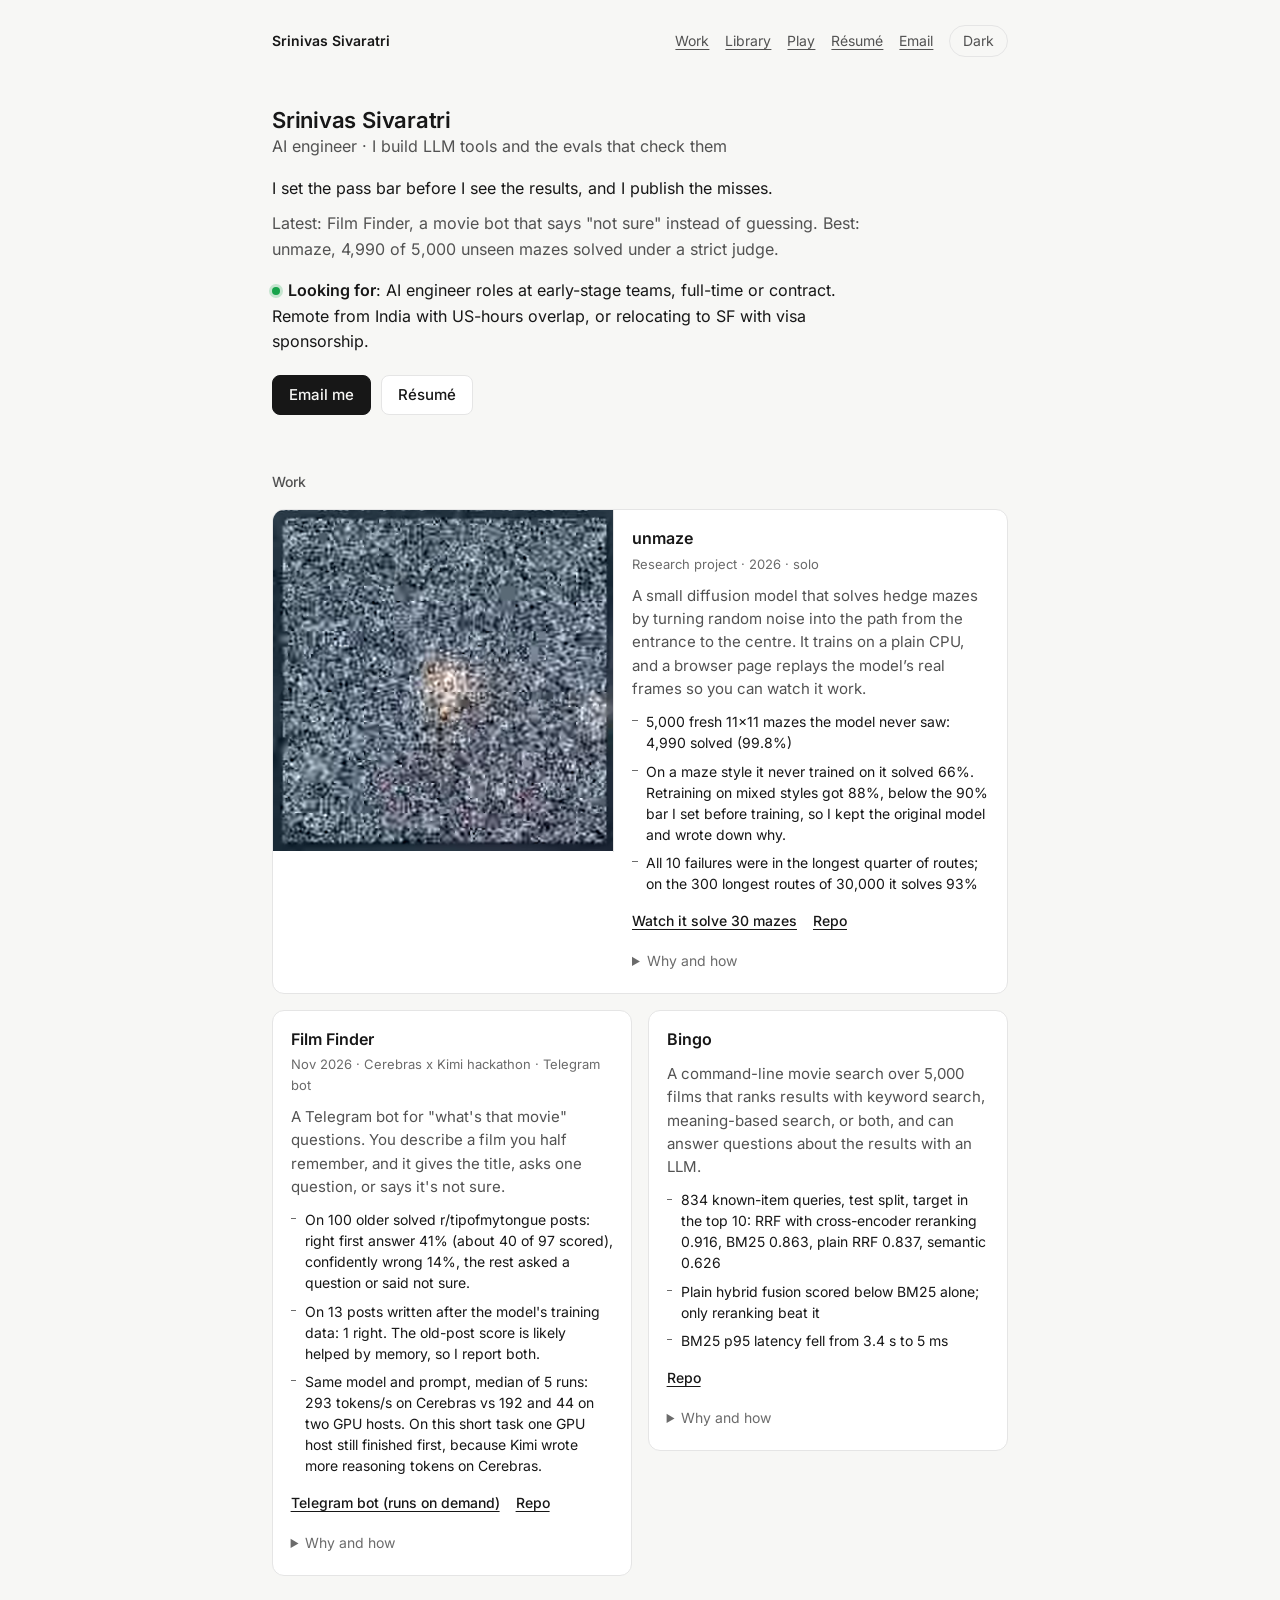
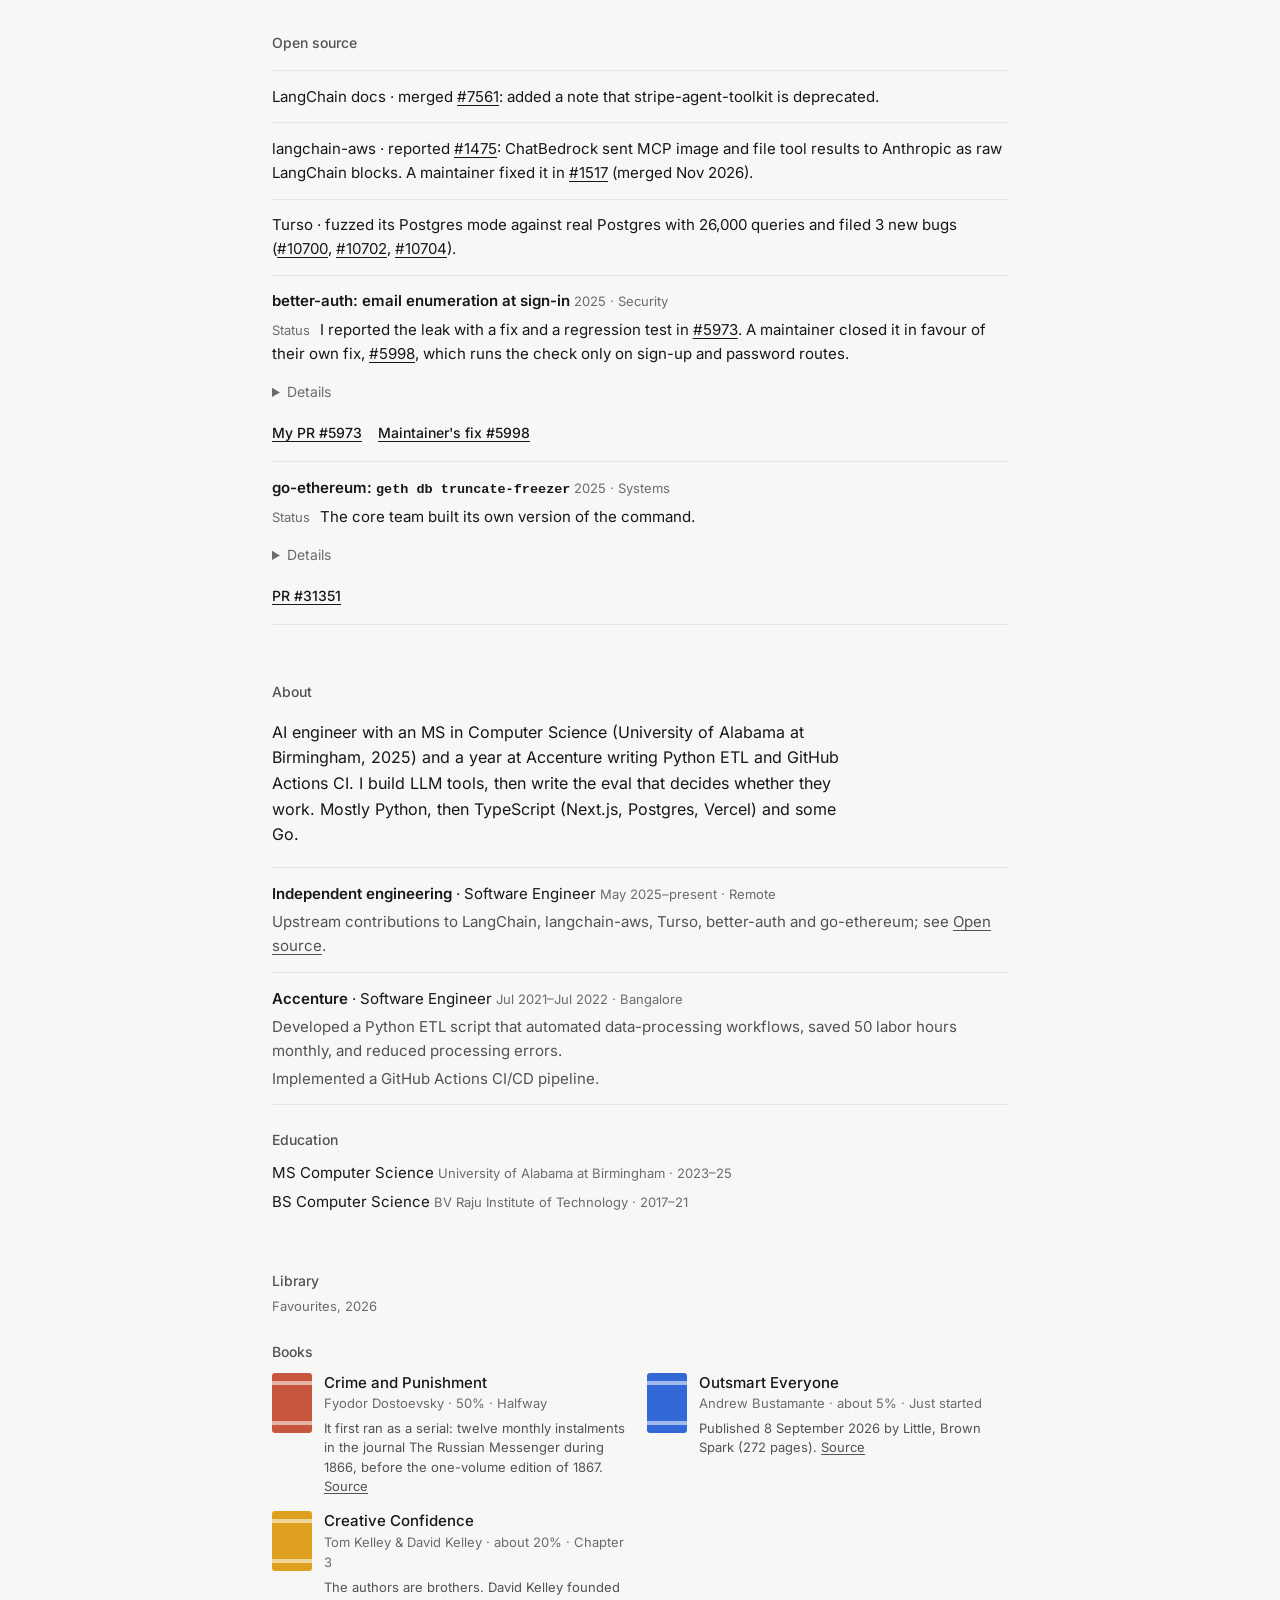
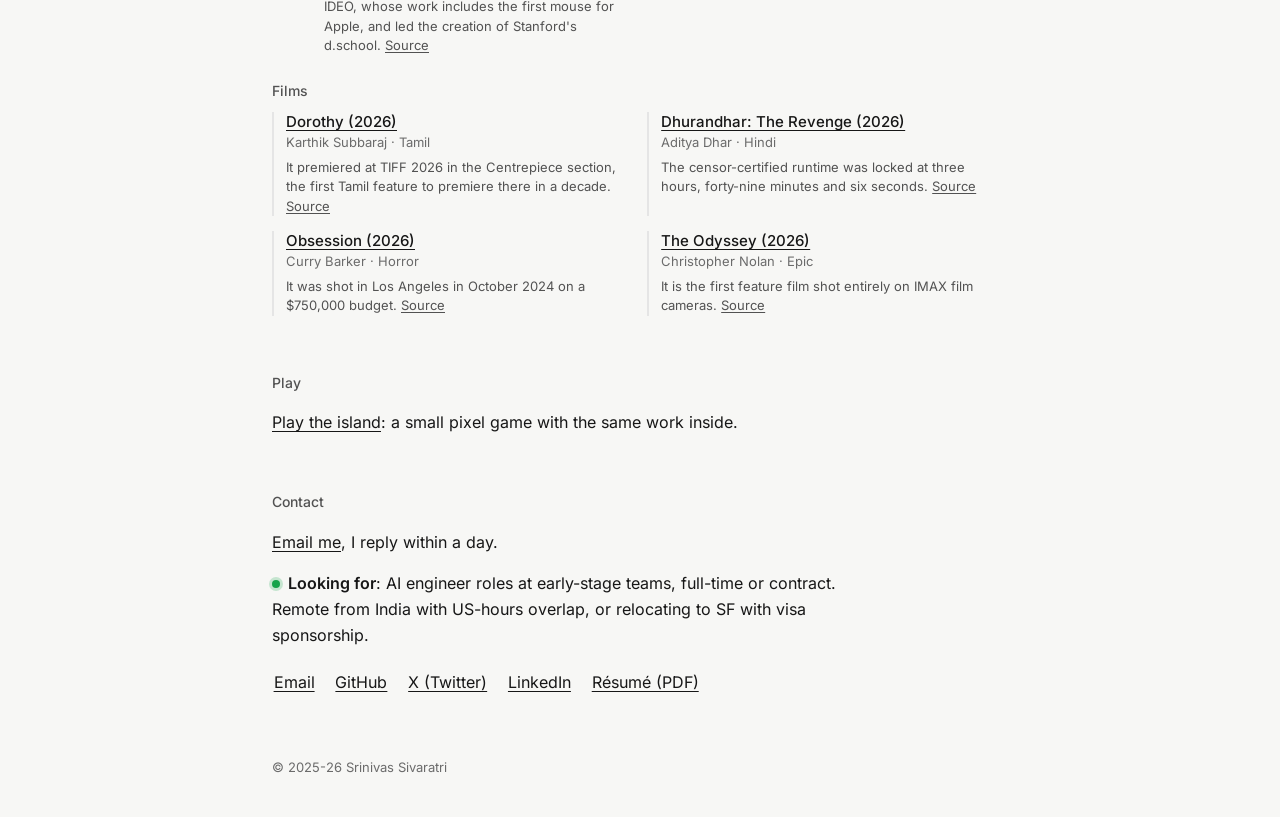
<file: index.html>
<!doctype html>
<html lang="en">

<head>
    <meta charset="UTF-8" />
    <meta name="viewport" content="width=device-width, initial-scale=1.0, viewport-fit=cover" />
    <meta content="Srinivas Sivaratri, AI engineer. I build LLM tools and the evals that check them. Python first, then TypeScript and Go." name="description"/>
    <meta content="https://srinivassivaratri.is-a.dev/" property="og:url"/>
    <meta content="website" property="og:type"/>
    <meta content="Srinivas Sivaratri | AI engineer (LLM tools and evals)" property="og:title"/>
    <meta content="I build LLM tools and the evals that check them. Python first, then TypeScript and Go." property="og:description"/>
    <meta content="https://srinivassivaratri.is-a.dev/assets/og-image.png?v=2" property="og:image"/>
    <meta content="1200" property="og:image:width"/>
    <meta content="630" property="og:image:height"/>
    <meta content="Srinivas Sivaratri, AI engineer. I build LLM tools and the evals that check them." property="og:image:alt"/>
    <meta content="summary_large_image" name="twitter:card"/>
    <meta content="Srinivas Sivaratri | AI engineer (LLM tools and evals)" name="twitter:title"/>
    <meta content="I build LLM tools and the evals that check them. Python first, then TypeScript and Go." name="twitter:description"/>
    <meta content="https://srinivassivaratri.is-a.dev/assets/og-image.png?v=2" name="twitter:image"/>
    <link rel="canonical" href="https://srinivassivaratri.is-a.dev/" />
    <meta name="theme-color" content="#f7f7f5" media="(prefers-color-scheme: light)" />
    <meta name="theme-color" content="#09090b" media="(prefers-color-scheme: dark)" />
    <title>Srinivas Sivaratri | AI engineer (LLM tools and evals)</title>
    <script>
        /* Theme before first paint: the visitor's saved choice, else the system setting. Shared with /play. */
        (function () {
            var root = document.documentElement, stored = null;
            try { stored = localStorage.getItem("theme"); } catch (e) {}
            var theme = (stored === "dark" || stored === "light") ? stored
                : (window.matchMedia && window.matchMedia("(prefers-color-scheme: dark)").matches ? "dark" : "light");
            root.setAttribute("data-theme", theme);
        })();
    </script>
    <link rel="icon" type="image/png" sizes="32x32" href="assets/favicon-32.png" />
    <link rel="apple-touch-icon" sizes="180x180" href="assets/apple-touch-icon.png" />
    <link rel="preload" href="assets/fonts/InterVariable.woff2" as="font" type="font/woff2" crossorigin>
    <link rel="stylesheet" href="css/home.css" />
</head>

<body>
    <a class="skip" href="#main">Skip to the work</a>
    <header class="top">
        <a class="wordmark" href="./">Srinivas Sivaratri</a>
        <nav class="top-nav" aria-label="Site">
            <a href="#work">Work</a>
            <a href="#library">Library</a>
            <a href="play/">Play</a>
            <a href="assets/srinivas-sivaratri-resume.pdf" target="_blank" rel="noopener noreferrer">Résumé</a>
            <a href="mailto:srinivassivaratri1122@gmail.com">Email</a>
            <button type="button" class="theme-toggle" id="theme-toggle" aria-pressed="false">Dark</button>
        </nav>
    </header>

    <main id="main" tabindex="-1">
        <section class="intro" aria-labelledby="name">
            <h1 id="name">Srinivas Sivaratri</h1>
            <p class="role">AI engineer · I build LLM tools and the evals that check them</p>
            <p class="lede">I set the pass bar before I see the results, and I publish the misses.</p>
            <p class="proof">Latest: Film Finder, a movie bot that says "not sure" instead of guessing. Best: unmaze, 4,990 of 5,000 unseen mazes solved under a strict judge.</p>
            <p class="avail"><span class="dot" aria-hidden="true"></span><strong>Looking for</strong>: AI engineer roles at early-stage teams, full-time or contract. Remote from India with US-hours overlap, or relocating to SF with visa sponsorship.</p>
            <p class="actions">
                <a class="btn btn-primary" href="mailto:srinivassivaratri1122@gmail.com">Email me</a>
                <a class="btn" href="assets/srinivas-sivaratri-resume.pdf" target="_blank" rel="noopener noreferrer">Résumé</a>
            </p>
        </section>

        <section id="work" aria-labelledby="work-h">
            <h2 id="work-h" class="section-h">Work</h2>
            <div class="grid">
            <article class="card" id="unmaze">
                <figure class="card-media">
                    <video data-loop muted loop playsinline preload="none" poster="assets/unmaze/unmaze-replay-poster.jpg" width="360" height="360" aria-label="The unmaze model starts from noise and sharpens into the one path through an 11x11 maze.">
                        <source src="assets/unmaze/unmaze-replay.webm" type="video/webm" />
                        <source src="assets/unmaze/unmaze-replay.mp4" type="video/mp4" />
                    </video>
                    <figcaption class="sr-only">The unmaze model starts from noise and sharpens into the one path through an 11x11 maze.</figcaption>
                </figure>
                <div class="card-body">
                    <h3 class="card-title">unmaze</h3>
                    <p class="card-meta">Research project · 2026 · solo</p>
                    <p class="card-blurb">A small diffusion model that solves hedge mazes by turning random noise into the path from the entrance to the centre. It trains on a plain CPU, and a browser page replays the model’s real frames so you can watch it work.</p>
                    <ul class="card-evidence">
                        <li>5,000 fresh 11×11 mazes the model never saw: 4,990 solved (99.8%)</li>
                        <li>On a maze style it never trained on it solved 66%. Retraining on mixed styles got 88%, below the 90% bar I set before training, so I kept the original model and wrote down why.</li>
                        <li>All 10 failures were in the longest quarter of routes; on the 300 longest routes of 30,000 it solves 93%</li>
                    </ul>
                    <p class="card-links">
                        <a href="https://sivaratrisrinivas.github.io/unmaze/" target="_blank" rel="noopener noreferrer">Watch it solve 30 mazes</a>
                        <a href="https://github.com/sivaratrisrinivas/unmaze" target="_blank" rel="noopener noreferrer">Repo</a>
                    </p>
                    <details class="card-more">
                        <summary>Why and how</summary>
                        <p><strong>Why.</strong> Image models turn noise into pictures. This tests whether the same idea can turn noise into the one correct path through a maze, and measures where it stops working.</p>
                        <p><strong>How.</strong> Python, PyTorch, and NumPy. Mazes come from Wilson’s algorithm and their solutions from BFS. A 2.7M-parameter U-Net with self-attention denoises the path mask, and a DDIM sampler runs 50 steps; training took about 50 minutes on 3 CPU threads. A strict judge counts an answer only if it is exactly one simple path with no gaps or stray pixels, and no repair step runs afterward. The page is plain HTML, CSS, and JavaScript.</p>
                    </details>
                </div>
            </article>
            <article class="card" id="film-finder">
                <div class="card-body">
                    <h3 class="card-title">Film Finder</h3>
                    <p class="card-meta">Nov 2026 · Cerebras x Kimi hackathon · Telegram bot</p>
                    <p class="card-blurb">A Telegram bot for "what's that movie" questions. You describe a film you half remember, and it gives the title, asks one question, or says it's not sure.</p>
                    <ul class="card-evidence">
                        <li>On 100 older solved r/tipofmytongue posts: right first answer 41% (about 40 of 97 scored), confidently wrong 14%, the rest asked a question or said not sure.</li>
                        <li>On 13 posts written after the model's training data: 1 right. The old-post score is likely helped by memory, so I report both.</li>
                        <li>Same model and prompt, median of 5 runs: 293 tokens/s on Cerebras vs 192 and 44 on two GPU hosts. On this short task one GPU host still finished first, because Kimi wrote more reasoning tokens on Cerebras.</li>
                    </ul>
                    <p class="card-links">
                        <a href="https://t.me/kimi_filmfinder_bot" target="_blank" rel="noopener noreferrer">Telegram bot (runs on demand)</a>
                        <a href="https://github.com/sivaratrisrinivas/film-finder" target="_blank" rel="noopener noreferrer">Repo</a>
                    </p>
                    <details class="card-more">
                        <summary>Why and how</summary>
                        <p><strong>Why.</strong> A wrong answer is worse than no answer. I wanted a bot that only answers when its guess survives a check against your clues.</p>
                        <p><strong>How.</strong> Python, Kimi K3.1 Pro on Cerebras, an MCP tool inside the OpenClaw harness, TMDB and Wikipedia search. Kimi pulls clues out of your message, the search returns real candidates, and a second Kimi call checks up to 10 of them against your clues. It can only pick a film the search returned, so it can't invent one.</p>
                    </details>
                </div>
            </article>
            <article class="card" id="bingo">
                <div class="card-body">
                    <h3 class="card-title">Bingo</h3>
                    <p class="card-blurb">A command-line movie search over 5,000 films that ranks results with keyword search, meaning-based search, or both, and can answer questions about the results with an LLM.</p>
                    <ul class="card-evidence">
                        <li>834 known-item queries, test split, target in the top 10: RRF with cross-encoder reranking 0.916, BM25 0.863, plain RRF 0.837, semantic 0.626</li>
                        <li>Plain hybrid fusion scored below BM25 alone; only reranking beat it</li>
                        <li>BM25 p95 latency fell from 3.4 s to 5 ms</li>
                    </ul>
                    <p class="card-links">
                        <a href="https://github.com/sivaratrisrinivas/Bingo" target="_blank" rel="noopener noreferrer">Repo</a>
                    </p>
                    <details class="card-more">
                        <summary>Why and how</summary>
                        <p><strong>Why.</strong> Keyword search misses movies described in different words, and meaning-based search misses exact names. Measuring both on the same queries shows which one actually helps.</p>
                        <p><strong>How.</strong> Python, NLTK, sentence-transformers (<code>all-MiniLM-L6-v2</code>), a local cross-encoder reranker, CLIP for image search, and Gemini 2.0 Flash for answers with citations. I built it while working through Boot.dev's RAG course: BM25 over an inverted index, chunked embeddings, Reciprocal Rank Fusion, and reranking. I then built an 834-query known-item eval (each query aims at one movie; queries that leak the title are dropped), rewrote BM25 to score from precomputed term statistics, and added a side-by-side view that runs all four methods on one query next to their eval scores.</p>
                    </details>
                </div>
            </article>
            </div>
        </section>

        <section id="open-source" aria-labelledby="os-h">
            <h2 id="os-h" class="section-h">Open source</h2>
            <ul class="os-list">
                <li class="os-row"><p>LangChain docs · merged <a href="https://github.com/langchain-ai/docs/pull/7561" target="_blank" rel="noopener noreferrer">#7561</a>: added a note that stripe-agent-toolkit is deprecated.</p></li>
                <li class="os-row"><p>langchain-aws · reported <a href="https://github.com/langchain-ai/langchain-aws/issues/1475" target="_blank" rel="noopener noreferrer">#1475</a>: ChatBedrock sent MCP image and file tool results to Anthropic as raw LangChain blocks. A maintainer fixed it in <a href="https://github.com/langchain-ai/langchain-aws/pull/1517" target="_blank" rel="noopener noreferrer">#1517</a> (merged Nov 2026).</p></li>
                <li class="os-row"><p>Turso · fuzzed its Postgres mode against real Postgres with 26,000 queries and filed 3 new bugs (<a href="https://github.com/tursodatabase/turso/issues/10700" target="_blank" rel="noopener noreferrer">#10700</a>, <a href="https://github.com/tursodatabase/turso/issues/10702" target="_blank" rel="noopener noreferrer">#10702</a>, <a href="https://github.com/tursodatabase/turso/issues/10704" target="_blank" rel="noopener noreferrer">#10704</a>).</p></li>
                <li class="os-row">
                    <h3 class="os-title">better-auth: email enumeration at sign-in <span class="os-meta">2025 · Security</span></h3>
                    <p><span class="os-label">Status</span> I reported the leak with a fix and a regression test in <a href="https://github.com/better-auth/better-auth/pull/5973" target="_blank" rel="noopener noreferrer">#5973</a>. A maintainer closed it in favour of their own fix, <a href="https://github.com/better-auth/better-auth/pull/5998" target="_blank" rel="noopener noreferrer">#5998</a>, which runs the check only on sign-up and password routes.</p>
                    <details class="card-more">
                        <summary>Details</summary>
                        <p>Signing in with an unregistered email and a compromised password returned <code>PASSWORD_COMPROMISED</code> instead of the generic error, revealing which emails were registered. Traced it to the Have I Been Pwned plugin throwing during the dummy-password hash, and proposed a request-scoped skip flag plus a regression test.</p>
                    </details>
                    <p class="card-links">
                        <a href="https://github.com/better-auth/better-auth/pull/5973" target="_blank" rel="noopener noreferrer">My PR #5973</a>
                        <a href="https://github.com/better-auth/better-auth/pull/5998" target="_blank" rel="noopener noreferrer">Maintainer's fix #5998</a>
                    </p>
                </li>
                <li class="os-row">
                    <h3 class="os-title">go-ethereum: <code>geth db truncate-freezer</code> <span class="os-meta">2025 · Systems</span></h3>
                    <p><span class="os-label">Status</span> The core team built its own version of the command.</p>
                    <details class="card-more">
                        <summary>Details</summary>
                        <p>A subcommand for archive nodes that binary-searches the merge block, preserves headers and hashes, and drops pre-merge bodies. Reviewed across three rounds by core maintainers (<code>s1na</code>, <code>jwasinger</code>, <code>MariusVanDerWijden</code>); revised it to batch-process rather than hold roughly 15 GB in memory on mainnet, to move headers into a fresh freezer instead of assuming equal table lengths, and to look up merge blocks per network.</p>
                    </details>
                    <p class="card-links">
                        <a href="https://github.com/ethereum/go-ethereum/pull/31351" target="_blank" rel="noopener noreferrer">PR #31351</a>
                    </p>
                </li>
            </ul>
        </section>

        <section id="about" aria-labelledby="about-h">
            <h2 id="about-h" class="section-h">About</h2>
            <p class="about">AI engineer with an MS in Computer Science (University of Alabama at Birmingham, 2025) and a year at Accenture writing Python ETL and GitHub Actions CI. I build LLM tools, then write the eval that decides whether they work. Mostly Python, then TypeScript (Next.js, Postgres, Vercel) and some Go.</p>
            <ul class="exp-list">
                <li class="exp-row">
                    <p class="exp-head"><strong>Independent engineering</strong> · Software Engineer <span class="os-meta">May 2025–present · Remote</span></p>
                    <ul><li>Upstream contributions to LangChain, langchain-aws, Turso, better-auth and go-ethereum; see <a href="#open-source">Open source</a>.</li></ul>
                </li>
                <li class="exp-row">
                    <p class="exp-head"><strong>Accenture</strong> · Software Engineer <span class="os-meta">Jul 2021–Jul 2022 · Bangalore</span></p>
                    <ul><li>Developed a Python ETL script that automated data-processing workflows, saved 50 labor hours monthly, and reduced processing errors.</li><li>Implemented a GitHub Actions CI/CD pipeline.</li></ul>
                </li>
            </ul>
            <h3 class="sub-h">Education</h3>
            <ul class="edu-list">
                    <li>MS Computer Science <span class="os-meta">University of Alabama at Birmingham · 2023–25</span></li>
                    <li>BS Computer Science <span class="os-meta">BV Raju Institute of Technology · 2017–21</span></li>
            </ul>
        </section>

        <section id="library" aria-labelledby="library-h">
            <h2 id="library-h" class="section-h">Library</h2>
            <p class="section-sub">Favourites, 2026</p>
            <h3 class="sub-h">Books</h3>
            <div class="lib" data-lib="books"><p>Books: Crime and Punishment (Fyodor Dostoevsky), Outsmart Everyone (Andrew Bustamante), Creative Confidence (Tom Kelley &amp; David Kelley).</p></div>
            <h3 class="sub-h">Films</h3>
            <div class="lib" data-lib="films"><p>Films: Dorothy, Dhurandhar: The Revenge, Obsession, The Odyssey.</p></div>
        </section>

        <section id="play" aria-labelledby="play-h">
            <h2 id="play-h" class="section-h">Play</h2>
            <p><a href="play/">Play the island</a>: a small pixel game with the same work inside.</p>
        </section>

        <section id="contact" aria-labelledby="contact-h">
            <h2 id="contact-h" class="section-h">Contact</h2>
            <p class="contact-lead"><a href="mailto:srinivassivaratri1122@gmail.com">Email me</a>, I reply within a day.</p>
            <p class="avail"><span class="dot" aria-hidden="true"></span><strong>Looking for</strong>: AI engineer roles at early-stage teams, full-time or contract. Remote from India with US-hours overlap, or relocating to SF with visa sponsorship.</p>
            <p class="contact-links"><a href="mailto:srinivassivaratri1122@gmail.com">Email</a> <a href="https://github.com/sivaratrisrinivas" target="_blank" rel="noopener noreferrer">GitHub</a> <a href="https://x.com/SrinivasSi78619" target="_blank" rel="noopener noreferrer">X (Twitter)</a> <a href="https://www.linkedin.com/in/srinivas-sivaratri-3a0a32162/" target="_blank" rel="noopener noreferrer">LinkedIn</a> <a href="assets/srinivas-sivaratri-resume.pdf" target="_blank" rel="noopener noreferrer">Résumé (PDF)</a></p>
        </section>
    </main>

    <footer class="foot"><span>© 2025-26 Srinivas Sivaratri</span></footer>

    <script src="js/favourites.js"></script>
    <script src="js/home.js"></script>
</body>

</html>
</file>
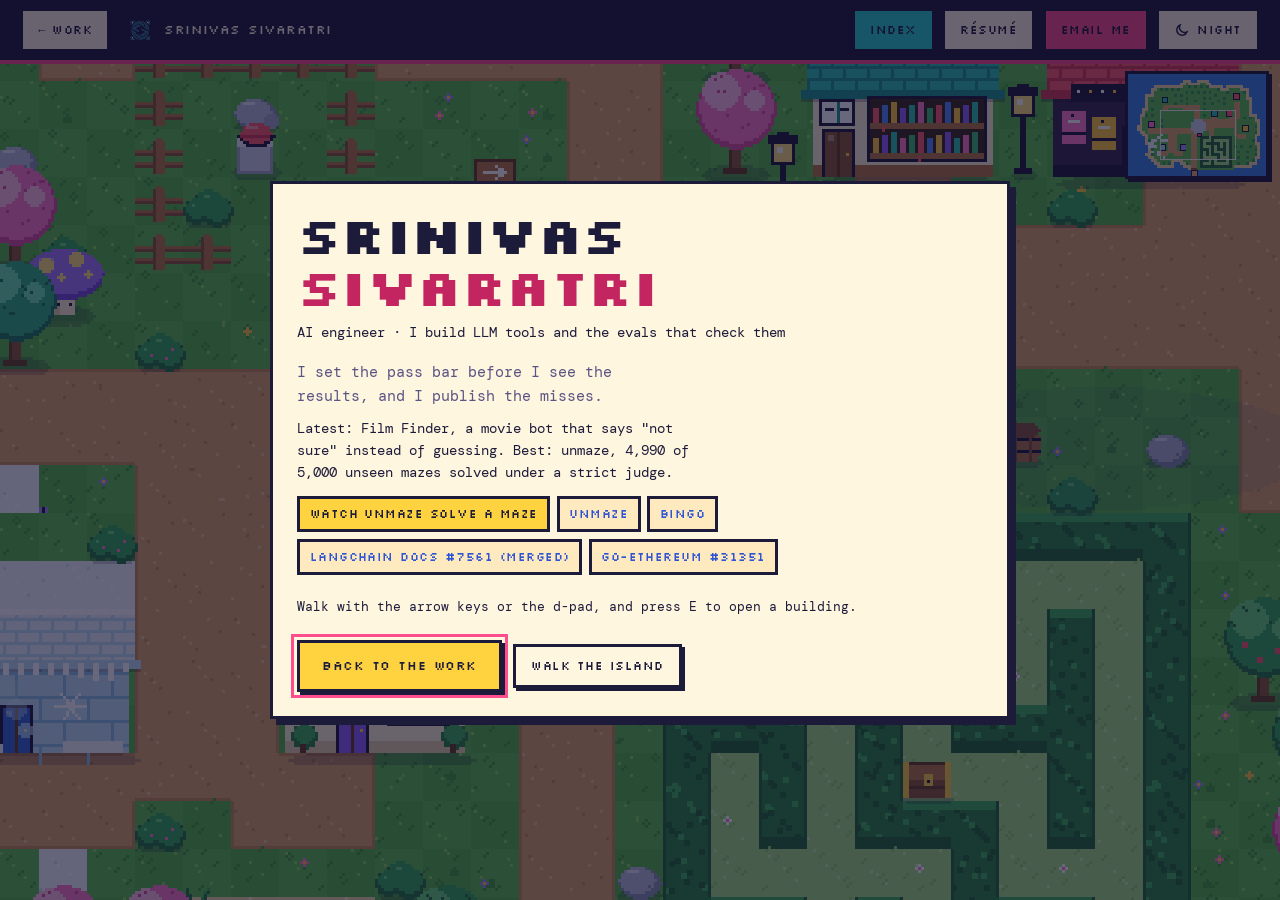
<file: play/index.html>
<!doctype html>
<html lang="en">

<head>
    <meta charset="UTF-8" />
    <meta name="viewport" content="width=device-width, initial-scale=1.0, viewport-fit=cover" />
    <meta name="description"
        content="Srinivas Sivaratri, AI engineer. I build LLM tools and the evals that check them. Python first, then TypeScript and Go." />
    <meta name="theme-color" content="#bfe8ff" media="(prefers-color-scheme: light)" />
    <meta name="theme-color" content="#10153f" media="(prefers-color-scheme: dark)" />
    <link rel="canonical" href="https://srinivassivaratri.is-a.dev/play/" />
    <meta property="og:url" content="https://srinivassivaratri.is-a.dev/play/" />
    <meta property="og:type" content="website" />
    <meta property="og:title" content="Srinivas Sivaratri | AI engineer (LLM tools and evals)" />
    <meta property="og:description" content="I build LLM tools and the evals that check them. Python first, then TypeScript and Go." />
    <meta property="og:image" content="https://srinivassivaratri.is-a.dev/assets/og-image.png?v=2" />
    <meta property="og:image:width" content="1200" />
    <meta property="og:image:height" content="630" />
    <meta property="og:image:alt" content="Srinivas Sivaratri, AI engineer. I build LLM tools and the evals that check them." />
    <meta name="twitter:card" content="summary_large_image" />
    <meta name="twitter:title" content="Srinivas Sivaratri | AI engineer (LLM tools and evals)" />
    <meta name="twitter:description" content="I build LLM tools and the evals that check them. Python first, then TypeScript and Go." />
    <meta name="twitter:image" content="https://srinivassivaratri.is-a.dev/assets/og-image.png?v=2" />
    <title>Play the island | Srinivas Sivaratri</title>
    <script>
        /* Mark JS early so the game shows (and the plain codex hides) before first paint. Night follows the system until the visitor chooses. */
        (function () {
            var root = document.documentElement;
            root.className += " js";
            var stored = null;
            try { stored = localStorage.getItem("theme"); } catch (e) {}
            var theme = (stored === "dark" || stored === "light")
                ? stored
                : (window.matchMedia && window.matchMedia("(prefers-color-scheme: dark)").matches ? "dark" : "light");
            root.setAttribute("data-theme", theme);
            root.style.colorScheme = theme;
        })();
    </script>

    <link rel="icon" type="image/png" sizes="32x32" href="../assets/favicon-32.png" />
    <link rel="apple-touch-icon" sizes="180x180" href="../assets/apple-touch-icon.png" />

    <link rel="preconnect" href="https://fonts.googleapis.com">
    <link rel="preconnect" href="https://fonts.gstatic.com" crossorigin>
    <link href="https://fonts.googleapis.com/css2?family=DM+Mono:wght@400;500&family=Silkscreen:wght@400;700&display=swap"
        rel="stylesheet">
    <link rel="stylesheet" href="../css/style.css" />
</head>

<body>
    <header class="hud" id="hud">
        <a class="btn btn-ghost btn-back" href="../">← Work</a>
        <a class="brand" href="../" aria-label="Srinivas Sivaratri, back to the work">
            <img src="../assets/logo-60.png" alt="" width="30" height="30" />
            <span class="brand-name">Srinivas Sivaratri</span>
        </a>
        <nav class="hud-actions" aria-label="Game menu">
            <button type="button" class="btn btn-cyan" id="btn-index" aria-haspopup="dialog">Index</button>
            <a class="btn btn-ghost btn-hud-resume" href="../assets/srinivas-sivaratri-resume.pdf" target="_blank" rel="noopener noreferrer">Résumé</a>
            <a class="btn btn-pink" href="mailto:srinivassivaratri1122@gmail.com">Email me</a>
            <button type="button" class="btn btn-ghost btn-theme" id="btn-theme" aria-pressed="false" aria-label="Switch to night" title="Switch to night">
                <svg class="icon-sun" viewBox="0 0 20 20" aria-hidden="true"><circle cx="10" cy="10" r="3.25" /><path d="M10 2.4v1.6M10 16v1.6M2.4 10H4M16 10h1.6M4.7 4.7l1.1 1.1M14.2 14.2l1.1 1.1M15.3 4.7l-1.1 1.1M5.8 14.2l-1.1 1.1" /></svg>
                <svg class="icon-moon" viewBox="0 0 20 20" aria-hidden="true"><path d="M16.2 12.4A6.4 6.4 0 0 1 7.6 3.8 6.6 6.6 0 1 0 16.2 12.4Z" /></svg>
                <span class="btn-theme-text">Night</span>
            </button>
        </nav>
    </header>

    <main class="stage" id="stage">
        <h1 class="sr-only">Srinivas Sivaratri, AI engineer. Walk around with the arrow keys, open buildings with E, or use the Index button for a plain list of everything.</h1>
        <canvas id="world" tabindex="0" role="application"
            aria-label="A tiny pixel island. Walk with the arrow keys or WASD. Press E, Space or Enter to open buildings, talk to things and dig. Press I for the index, a plain list of every place."></canvas>

        <canvas class="minimap" id="minimap" width="144" height="108" aria-hidden="true"></canvas>

        <div class="hud-bottom">
            <p class="bubble" id="bubble" role="status" aria-live="polite" hidden></p>
            <button type="button" class="prompt" id="prompt" hidden></button>
        </div>

        <div class="touch" aria-label="Touch controls">
            <div class="dpad">
                <button type="button" data-dir="up" aria-label="Walk up"><svg viewBox="0 0 20 20" aria-hidden="true"><path d="M4 13l6-6 6 6" /></svg></button>
                <button type="button" data-dir="left" aria-label="Walk left"><svg viewBox="0 0 20 20" aria-hidden="true"><path d="M13 4l-6 6 6 6" /></svg></button>
                <button type="button" data-dir="right" aria-label="Walk right"><svg viewBox="0 0 20 20" aria-hidden="true"><path d="M7 4l6 6-6 6" /></svg></button>
                <button type="button" data-dir="down" aria-label="Walk down"><svg viewBox="0 0 20 20" aria-hidden="true"><path d="M4 7l6 6 6-6" /></svg></button>
            </div>
            <button type="button" class="act" id="btn-act" aria-label="Interact">A</button>
        </div>
    </main>

    <!--
        The codex: every word on the island lives here once. The game clones a section into a dialog
        when you open its building. With JavaScript off this is simply the page.
    -->
    <div class="codex" id="codex">
        <section data-spot="intro" class="codex-intro">
            <nav class="codex-toc" aria-label="On this page">
                <a href="#projects">Projects</a><a href="#open-source">Open source</a><a href="#profile">Profile</a><a href="#experience">Experience</a><a href="#favourites">Favourites</a><a href="#contact">Contact</a>
            </nav>
            <h1>Srinivas <span>Sivaratri</span></h1>
            <p class="role-line">AI engineer · I build LLM tools and the evals that check them</p>
            <p class="codex-statement">I set the pass bar before I see the results, and I publish the misses.</p>
            <p class="proof-line">Latest: Film Finder, a movie bot that says "not sure" instead of guessing. Best: unmaze, 4,990 of 5,000 unseen mazes solved under a strict judge.</p>
            <ul class="project-chips" aria-label="Selected work">
                <li><a class="chip-demo" href="https://sivaratrisrinivas.github.io/unmaze/" target="_blank" rel="noopener noreferrer">watch unmaze solve a maze</a></li>
                <li><a href="https://github.com/sivaratrisrinivas/unmaze" target="_blank" rel="noopener noreferrer">unmaze</a></li>
                <li><a href="https://github.com/sivaratrisrinivas/Bingo" target="_blank" rel="noopener noreferrer">Bingo</a></li>
                <li><a href="https://github.com/langchain-ai/docs/pull/7561" target="_blank" rel="noopener noreferrer">LangChain docs #7561 (merged)</a></li>
                <li><a href="https://github.com/ethereum/go-ethereum/pull/31351" target="_blank" rel="noopener noreferrer">go-ethereum #31351</a></li>
            </ul>
            <p class="codex-note"><noscript>This site is a small island game that needs JavaScript. Everything on it is below.</noscript></p>
        </section>

        <section id="projects" data-spot="unmaze">
            <h2 class="codex-h">Projects</h2>
            <article class="project-card">
                <header class="project-card-head">
                    <div class="project-heading">
                        <h3>unmaze</h3>
                        <p class="project-meta">Research project · 2026 · solo</p>
                    </div>
                </header>
                <figure class="project-clip">
                    <video autoplay muted loop playsinline preload="metadata" poster="../assets/unmaze/unmaze-replay-poster.jpg" width="360" height="360" aria-label="The unmaze model starts from noise and sharpens into the one path through an 11x11 maze.">
                        <source src="../assets/unmaze/unmaze-replay.webm" type="video/webm" />
                        <source src="../assets/unmaze/unmaze-replay.mp4" type="video/mp4" />
                    </video>
                    <figcaption>The unmaze model starts from noise and sharpens into the one path through an 11x11 maze.</figcaption>
                </figure>
                <dl class="project-beats">
                    <div>
                        <dt>What</dt>
                        <dd>A small diffusion model that solves hedge mazes by turning random noise into the path from the entrance to the centre. It trains on a plain CPU, and a browser page replays the model’s real frames so you can watch it work.</dd>
                    </div>
                    <div>
                        <dt>Why</dt>
                        <dd>Image models turn noise into pictures. This tests whether the same idea can turn noise into the one correct path through a maze, and measures where it stops working.</dd>
                    </div>
                    <div>
                        <dt>How</dt>
                        <dd>
                            <p>Python, PyTorch, and NumPy. Mazes come from Wilson’s algorithm and their solutions from BFS. A 2.7M-parameter U-Net with self-attention denoises the path mask, and a DDIM sampler runs 50 steps; training took about 50 minutes on 3 CPU threads. A strict judge counts an answer only if it is exactly one simple path with no gaps or stray pixels, and no repair step runs afterward. The page is plain HTML, CSS, and JavaScript.</p>
                            <ul class="project-evidence-list">
                                <li>5,000 fresh 11×11 mazes the model never saw: 4,990 solved (99.8%)</li>
                                <li>On a maze style it never trained on it solved 66%. Retraining on mixed styles got 88%, below the 90% bar I set before training, so I kept the original model and wrote down why.</li>
                                <li>All 10 failures were in the longest quarter of routes; on the 300 longest routes of 30,000 it solves 93%</li>
                            </ul>
                        </dd>
                    </div>
                </dl>
                <div class="project-actions">
                    <a class="text-link" href="https://sivaratrisrinivas.github.io/unmaze/" target="_blank" rel="noopener noreferrer">Watch it solve 30 mazes <svg class="icon-arrow" viewBox="0 0 20 20" aria-hidden="true"><path d="M3 17 17 3M8 3h9v9" /></svg></a>
                    <a class="text-link" href="https://github.com/sivaratrisrinivas/unmaze" target="_blank" rel="noopener noreferrer">Repo <svg class="icon-arrow" viewBox="0 0 20 20" aria-hidden="true"><path d="M3 17 17 3M8 3h9v9" /></svg></a>
                </div>
            </article>
        </section>

        <section data-spot="bingo">
            <article class="project-card">
                <header class="project-card-head">
                    <div class="project-heading">
                        <h3>Film Finder</h3>
                        <p class="project-meta">Nov 2026 · Cerebras x Kimi hackathon · Telegram bot</p>
                    </div>
                </header>
                <dl class="project-beats">
                    <div>
                        <dt>What</dt>
                        <dd>A Telegram bot for "what's that movie" questions. You describe a film you half remember, and it gives the title, asks one question, or says it's not sure.</dd>
                    </div>
                    <div>
                        <dt>Why</dt>
                        <dd>A wrong answer is worse than no answer. I wanted a bot that only answers when its guess survives a check against your clues.</dd>
                    </div>
                    <div>
                        <dt>How</dt>
                        <dd>
                            <p>Python, Kimi K3.1 Pro on Cerebras, an MCP tool inside the OpenClaw harness, TMDB and Wikipedia search. Kimi pulls clues out of your message, the search returns real candidates, and a second Kimi call checks up to 10 of them against your clues. It can only pick a film the search returned, so it can't invent one.</p>
                            <ul class="project-evidence-list">
                                <li>On 100 older solved r/tipofmytongue posts: right first answer 41% (about 40 of 97 scored), confidently wrong 14%, the rest asked a question or said not sure.</li>
                                <li>On 13 posts written after the model's training data: 1 right. The old-post score is likely helped by memory, so I report both.</li>
                                <li>Same model and prompt, median of 5 runs: 293 tokens/s on Cerebras vs 192 and 44 on two GPU hosts. On this short task one GPU host still finished first, because Kimi wrote more reasoning tokens on Cerebras.</li>
                            </ul>
                        </dd>
                    </div>
                </dl>
                <div class="project-actions">
                    <a class="text-link" href="https://t.me/kimi_filmfinder_bot" target="_blank" rel="noopener noreferrer">Telegram bot (runs on demand) <svg class="icon-arrow" viewBox="0 0 20 20" aria-hidden="true"><path d="M3 17 17 3M8 3h9v9" /></svg></a>
                    <a class="text-link" href="https://github.com/sivaratrisrinivas/film-finder" target="_blank" rel="noopener noreferrer">Repo <svg class="icon-arrow" viewBox="0 0 20 20" aria-hidden="true"><path d="M3 17 17 3M8 3h9v9" /></svg></a>
                </div>
            </article>
            <article class="project-card">
                <header class="project-card-head">
                    <div class="project-heading">
                        <h3>Bingo</h3>
                    </div>
                </header>
                <dl class="project-beats">
                    <div>
                        <dt>What</dt>
                        <dd>A command-line movie search over 5,000 films that ranks results with keyword search, meaning-based search, or both, and can answer questions about the results with an LLM.</dd>
                    </div>
                    <div>
                        <dt>Why</dt>
                        <dd>Keyword search misses movies described in different words, and meaning-based search misses exact names. Measuring both on the same queries shows which one actually helps.</dd>
                    </div>
                    <div>
                        <dt>How</dt>
                        <dd>
                            <p>Python, NLTK, sentence-transformers (<code>all-MiniLM-L6-v2</code>), a local cross-encoder reranker, CLIP for image search, and Gemini 2.0 Flash for answers with citations. I built it while working through Boot.dev's RAG course: BM25 over an inverted index, chunked embeddings, Reciprocal Rank Fusion, and reranking. I then built an 834-query known-item eval (each query aims at one movie; queries that leak the title are dropped), rewrote BM25 to score from precomputed term statistics, and added a side-by-side view that runs all four methods on one query next to their eval scores.</p>
                            <ul class="project-evidence-list">
                                <li>834 known-item queries, test split, target in the top 10: RRF with cross-encoder reranking 0.916, BM25 0.863, plain RRF 0.837, semantic 0.626</li>
                                <li>Plain hybrid fusion scored below BM25 alone; only reranking beat it</li>
                                <li>BM25 p95 latency fell from 3.4 s to 5 ms</li>
                            </ul>
                        </dd>
                    </div>
                </dl>
                <div class="project-actions">
                    <a class="text-link" href="https://github.com/sivaratrisrinivas/Bingo" target="_blank" rel="noopener noreferrer">Repo <svg class="icon-arrow" viewBox="0 0 20 20" aria-hidden="true"><path d="M3 17 17 3M8 3h9v9" /></svg></a>
                </div>
            </article>
        </section>

        <section id="open-source" data-spot="better-auth">
            <h2 class="codex-h">Open source</h2>
            <article class="contribution-card">
                <header class="contribution-card-head">
                    <h3>Recent upstream work</h3>
                    <p class="contribution-meta">Nov 2026 <span>LLM tools · Postgres</span></p>
                </header>
                <ul class="project-evidence-list">
                    <li>LangChain docs · merged <a href="https://github.com/langchain-ai/docs/pull/7561" target="_blank" rel="noopener noreferrer">#7561</a>: added a note that stripe-agent-toolkit is deprecated.</li>
                    <li>langchain-aws · reported <a href="https://github.com/langchain-ai/langchain-aws/issues/1475" target="_blank" rel="noopener noreferrer">#1475</a>: ChatBedrock sent MCP image and file tool results to Anthropic as raw LangChain blocks. A maintainer fixed it in <a href="https://github.com/langchain-ai/langchain-aws/pull/1517" target="_blank" rel="noopener noreferrer">#1517</a> (merged Nov 2026).</li>
                    <li>Turso · fuzzed its Postgres mode against real Postgres with 26,000 queries and filed 3 new bugs (<a href="https://github.com/tursodatabase/turso/issues/10700" target="_blank" rel="noopener noreferrer">#10700</a>, <a href="https://github.com/tursodatabase/turso/issues/10702" target="_blank" rel="noopener noreferrer">#10702</a>, <a href="https://github.com/tursodatabase/turso/issues/10704" target="_blank" rel="noopener noreferrer">#10704</a>).</li>
                </ul>
            </article>
            <article class="contribution-card">
                <header class="contribution-card-head">
                    <h3>better-auth: email enumeration at sign-in</h3>
                    <p class="contribution-meta">2025 <span>Security</span></p>
                </header>
                <p>Signing in with an unregistered email and a compromised password returned <code>PASSWORD_COMPROMISED</code> instead of the generic error, revealing which emails were registered. Traced it to the Have I Been Pwned plugin throwing during the dummy-password hash, and proposed a request-scoped skip flag plus a regression test.</p>
                <p class="contribution-status"><span>Status</span> I reported the leak with a fix and a regression test in <a href="https://github.com/better-auth/better-auth/pull/5973" target="_blank" rel="noopener noreferrer">#5973</a>. A maintainer closed it in favour of their own fix, <a href="https://github.com/better-auth/better-auth/pull/5998" target="_blank" rel="noopener noreferrer">#5998</a>, which runs the check only on sign-up and password routes.</p>
                <div class="project-actions">
                    <a class="text-link" href="https://github.com/better-auth/better-auth/pull/5973" target="_blank" rel="noopener noreferrer">My PR #5973 <svg class="icon-arrow" viewBox="0 0 20 20" aria-hidden="true"><path d="M3 17 17 3M8 3h9v9" /></svg></a>
                    <a class="text-link" href="https://github.com/better-auth/better-auth/pull/5998" target="_blank" rel="noopener noreferrer">Maintainer's fix #5998 <svg class="icon-arrow" viewBox="0 0 20 20" aria-hidden="true"><path d="M3 17 17 3M8 3h9v9" /></svg></a>
                </div>
            </article>
        </section>

        <section data-spot="go-ethereum">
            <article class="contribution-card">
                <header class="contribution-card-head">
                    <h3>go-ethereum: <code>geth db truncate-freezer</code></h3>
                    <p class="contribution-meta">2025 <span>Systems</span></p>
                </header>
                <p>A subcommand for archive nodes that binary-searches the merge block, preserves headers and hashes, and drops pre-merge bodies. Reviewed across three rounds by core maintainers (<code>s1na</code>, <code>jwasinger</code>, <code>MariusVanDerWijden</code>); revised it to batch-process rather than hold roughly 15 GB in memory on mainnet, to move headers into a fresh freezer instead of assuming equal table lengths, and to look up merge blocks per network.</p>
                <p class="contribution-status"><span>Status</span> The core team built its own version of the command.</p>
                <div class="project-actions">
                    <a class="text-link" href="https://github.com/ethereum/go-ethereum/pull/31351" target="_blank" rel="noopener noreferrer">PR #31351 <svg class="icon-arrow" viewBox="0 0 20 20" aria-hidden="true"><path d="M3 17 17 3M8 3h9v9" /></svg></a>
                </div>
            </article>
        </section>

        <section id="profile" data-spot="profile">
            <h2 class="codex-h">Profile</h2>
            <div class="about-copy">
                <p>AI engineer with an MS in Computer Science (University of Alabama at Birmingham, 2025) and a year at Accenture writing Python ETL and GitHub Actions CI. I build LLM tools, then write the eval that decides whether they work. Mostly Python, then TypeScript (Next.js, Postgres, Vercel) and some Go.</p>
                <p class="availability-line"><strong>Looking for</strong>: AI engineer roles at early-stage teams, full-time or contract. Remote from India with US-hours overlap, or relocating to SF with visa sponsorship.</p>
                <p class="cta-row"><a class="btn btn-pink" href="mailto:srinivassivaratri1122@gmail.com">Email me</a></p>
            </div>
            <div class="education-block">
                <h3>Education</h3>
                <ul>
                    <li><span>MS Computer Science</span> University of Alabama at Birmingham · 2023–25</li>
                    <li><span>BS Computer Science</span> BV Raju Institute of Technology · 2017–21</li>
                </ul>
            </div>
        </section>

        <section id="experience" data-spot="experience">
            <h2 class="codex-h">Experience</h2>
            <article class="role-card">
                <header class="role-card-head">
                    <div class="role-identity">
                        <h3>Independent engineering</h3>
                        <p class="role-position">Software Engineer</p>
                    </div>
                    <p class="role-meta">May 2025–present <span>Remote</span></p>
                </header>
                <ul class="role-highlights">
                    <li>Upstream contributions to LangChain, langchain-aws, Turso, better-auth and go-ethereum; see <a href="#open-source">Open source</a>.</li>
                </ul>
            </article>
            <article class="role-card">
                <header class="role-card-head">
                    <div class="role-identity">
                        <h3>Accenture</h3>
                        <p class="role-position">Software Engineer</p>
                    </div>
                    <p class="role-meta">Jul 2021–Jul 2022 <span>Bangalore</span></p>
                </header>
                <ul class="role-highlights">
                    <li>Developed a Python ETL script that automated data-processing workflows, saved 50 labor hours monthly, and reduced processing errors.</li>
                    <li>Implemented a GitHub Actions CI/CD pipeline.</li>
                </ul>
            </article>
        </section>

        <section id="favourites" data-spot="reading">
            <h2 class="codex-h">Favourites, 2026: the Reading Room</h2>
            <div data-fav-host="reading"><p>Books: Crime and Punishment (Fyodor Dostoevsky), Outsmart Everyone (Andrew Bustamante), Creative Confidence (Tom Kelley &amp; David Kelley).</p></div>
        </section>

        <section data-spot="pictures">
            <h2 class="codex-h">Favourites, 2026: the Picture House</h2>
            <div data-fav-host="pictures"><p>Films: Dorothy, Dhurandhar: The Revenge, Obsession, The Odyssey.</p></div>
        </section>

        <section id="contact" data-spot="dock">
            <h2 class="codex-h">Contact</h2>
            <p class="contact-lead"><a href="mailto:srinivassivaratri1122@gmail.com">Email me</a>, I reply within a day.</p>
            <div class="contact-links" aria-label="Contact links">
                <a href="mailto:srinivassivaratri1122@gmail.com">Email</a>
                <a href="https://github.com/sivaratrisrinivas" target="_blank" rel="noopener noreferrer">GitHub</a>
                <a href="https://x.com/SrinivasSi78619" target="_blank" rel="noopener noreferrer">X (Twitter)</a>
                <a href="https://www.linkedin.com/in/srinivas-sivaratri-3a0a32162/" target="_blank" rel="noopener noreferrer">LinkedIn</a>
                <a href="../assets/srinivas-sivaratri-resume.pdf" target="_blank" rel="noopener noreferrer">Résumé (PDF)</a>
            </div>
        </section>

        <footer class="codex-footer"><span>© 2025-26 Srinivas Sivaratri</span></footer>
    </div>

    <dialog class="dlg dlg-intro" id="dlg-intro" aria-labelledby="intro-title">
        <div class="dlg-body">
            <h2 id="intro-title" class="intro-title">Srinivas <span>Sivaratri</span></h2>
            <div id="intro-summary"></div>
            <ol class="intro-steps" id="intro-steps"></ol>
            <div class="dlg-actions">
                <a class="btn btn-lemon btn-big" id="btn-intro-back" href="../">Back to the work</a>
                <button type="button" class="btn btn-ghost" id="btn-start">Walk the island</button>
            </div>
        </div>
    </dialog>

    <dialog class="dlg dlg-spot" id="dlg-spot" aria-labelledby="spot-title">
        <header class="dlg-head" id="spot-head">
            <div>
                <p class="pixel-kicker" id="spot-kicker"></p>
                <h2 id="spot-title" class="dlg-title"></h2>
            </div>
            <button type="button" class="btn btn-ghost" id="spot-close">Close</button>
        </header>
        <div class="dlg-body">
            <div class="card-body" id="spot-body"></div>
        </div>
    </dialog>

    <dialog class="dlg dlg-detail" id="dlg-detail" aria-labelledby="detail-title">
        <div class="dlg-body">
            <p class="pixel-kicker" id="detail-kicker"></p>
            <h2 id="detail-title" class="detail-title"></h2>
            <p class="detail-text" id="detail-text"></p>
            <div class="detail-extra" id="detail-extra"></div>
            <div class="dlg-actions">
                <button type="button" class="btn btn-lemon" id="detail-ok">Keep exploring</button>
            </div>
        </div>
    </dialog>

    <dialog class="dlg dlg-index" id="dlg-index" aria-labelledby="index-title">
        <header class="dlg-head dlg-head-plain">
            <div>
                <p class="pixel-kicker">Everything on the island, as a list. Tap a card to read it.</p>
                <h2 id="index-title" class="dlg-title">Index</h2>
            </div>
            <button type="button" class="btn btn-ghost" id="index-close">Close</button>
        </header>
        <div class="dlg-body">
            <h3 class="index-h">Places</h3>
            <ul class="index-list" id="index-places"></ul>
            <h3 class="index-h">Favourites, 2026</h3>
            <ul class="index-list index-favourites" id="index-favourites"></ul>
            <h3 class="index-h">Hidden details</h3>
            <ul class="index-list" id="index-details"></ul>
        </div>
    </dialog>

    <script src="../js/maze.js"></script>
    <script src="../js/lore.js"></script>
    <script src="../js/world.js"></script>
    <script src="../js/art.js"></script>
    <script src="../js/favourites.js"></script>
    <script src="../js/favourites-view.js"></script>
    <script src="../js/game.js"></script>
</body>

</html>
</file>
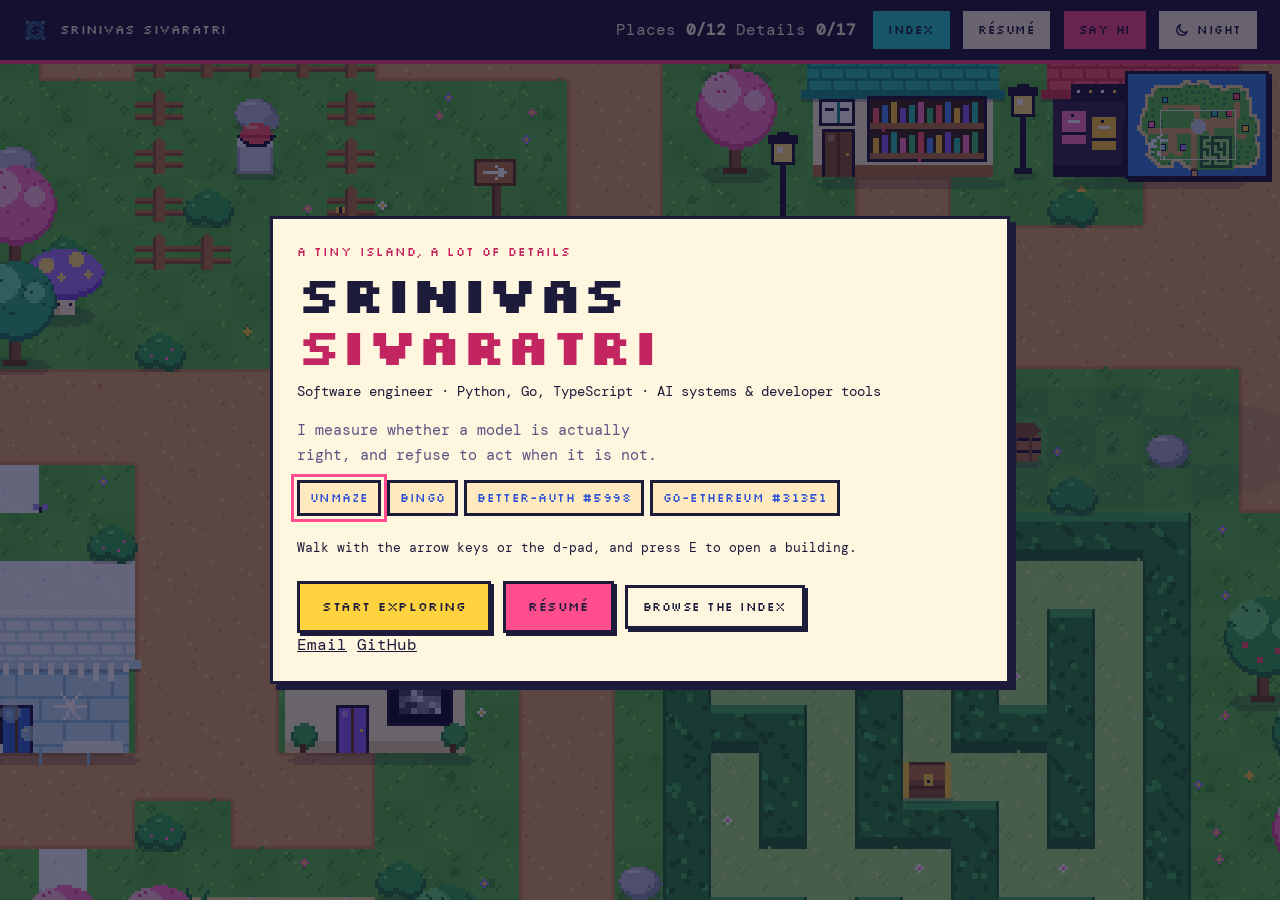
<file: island.html>
<!doctype html>
<html lang="en">

<head>
    <meta charset="UTF-8" />
    <meta name="viewport" content="width=device-width, initial-scale=1.0, viewport-fit=cover" />
    <meta name="description"
        content="Srinivas Sivaratri is a self-directed engineer who measures whether a model is actually right, and refuses to act when it is not. This site is a tiny island you can walk around." />
    <meta name="theme-color" content="#bfe8ff" media="(prefers-color-scheme: light)" />
    <meta name="theme-color" content="#10153f" media="(prefers-color-scheme: dark)" />
    <meta name="robots" content="noindex" />
    <link rel="canonical" href="https://srinivassivaratri.is-a.dev/" />
    <meta property="og:url" content="https://srinivassivaratri.is-a.dev/" />
    <meta property="og:type" content="website" />
    <meta property="og:title" content="Srinivas Sivaratri | Software Engineer (AI systems)" />
    <meta property="og:description" content="A tiny island to explore: systems that measure whether a model is actually right, and refuse to act when it is not." />
    <meta property="og:image" content="https://srinivassivaratri.is-a.dev/assets/og-image.png" />
    <meta property="og:image:width" content="1200" />
    <meta property="og:image:height" content="630" />
    <meta property="og:image:alt" content="Srinivas Sivaratri: Practical systems. Evidence on screen." />
    <meta name="twitter:card" content="summary_large_image" />
    <meta name="twitter:title" content="Srinivas Sivaratri | Software Engineer (AI systems)" />
    <meta name="twitter:description" content="A tiny island to explore: systems that measure whether a model is actually right, and refuse to act when it is not." />
    <meta name="twitter:image" content="https://srinivassivaratri.is-a.dev/assets/og-image.png" />
    <title>Srinivas Sivaratri | Software Engineer (AI systems)</title>
    <script>
        /* Mark JS early so the game shows (and the plain codex hides) before first paint. Night follows the system until the visitor chooses. */
        (function () {
            var root = document.documentElement;
            root.className += " js";
            var stored = null;
            try { stored = localStorage.getItem("theme"); } catch (e) {}
            var theme = (stored === "dark" || stored === "light")
                ? stored
                : (window.matchMedia && window.matchMedia("(prefers-color-scheme: dark)").matches ? "dark" : "light");
            root.setAttribute("data-theme", theme);
            root.style.colorScheme = theme;
        })();
    </script>

    <link rel="icon" type="image/png" sizes="32x32" href="assets/favicon-32.png" />
    <link rel="apple-touch-icon" sizes="180x180" href="assets/apple-touch-icon.png" />

    <link rel="preconnect" href="https://fonts.googleapis.com">
    <link rel="preconnect" href="https://fonts.gstatic.com" crossorigin>
    <link href="https://fonts.googleapis.com/css2?family=DM+Mono:wght@400;500&family=Silkscreen:wght@400;700&display=swap"
        rel="stylesheet">
    <link rel="stylesheet" href="css/style.css" />
</head>

<body>
    <header class="hud" id="hud">
        <a class="brand" href="./" aria-label="Srinivas Sivaratri, start over">
            <img src="assets/logo-60.png" alt="" width="30" height="30" />
            <span class="brand-name">Srinivas Sivaratri</span>
        </a>
        <div class="hud-stats" aria-label="Progress">
            <span class="chip chip-places" id="chip-places">Places <b>0/12</b></span>
            <span class="chip chip-details" id="chip-details">Details <b>0/17</b></span>
        </div>
        <nav class="hud-actions" aria-label="Game menu">
            <button type="button" class="btn btn-cyan" id="btn-index" aria-haspopup="dialog">Index</button>
            <a class="btn btn-ghost btn-hud-resume" href="assets/srinivas-sivaratri-resume.pdf" target="_blank" rel="noopener noreferrer">Résumé</a>
            <a class="btn btn-pink" href="mailto:srinivassivaratri1122@gmail.com">Say hi</a>
            <button type="button" class="btn btn-ghost btn-theme" id="btn-theme" aria-pressed="false" aria-label="Switch to night" title="Switch to night">
                <svg class="icon-sun" viewBox="0 0 20 20" aria-hidden="true"><circle cx="10" cy="10" r="3.25" /><path d="M10 2.4v1.6M10 16v1.6M2.4 10H4M16 10h1.6M4.7 4.7l1.1 1.1M14.2 14.2l1.1 1.1M15.3 4.7l-1.1 1.1M5.8 14.2l-1.1 1.1" /></svg>
                <svg class="icon-moon" viewBox="0 0 20 20" aria-hidden="true"><path d="M16.2 12.4A6.4 6.4 0 0 1 7.6 3.8 6.6 6.6 0 1 0 16.2 12.4Z" /></svg>
                <span class="btn-theme-text">Night</span>
            </button>
        </nav>
    </header>

    <main class="stage" id="stage">
        <h1 class="sr-only">Srinivas Sivaratri: a tiny island to explore. Walk around with the arrow keys, open buildings with E, or use the Index button for a plain list of everything.</h1>
        <canvas id="world" tabindex="0" role="application"
            aria-label="A tiny pixel island. Walk with the arrow keys or WASD. Press E, Space or Enter to open buildings, talk to things and dig. Press I for the index, a plain list of every place."></canvas>

        <canvas class="minimap" id="minimap" width="144" height="108" aria-hidden="true"></canvas>

        <div class="hud-bottom">
            <p class="bubble" id="bubble" role="status" aria-live="polite" hidden></p>
            <button type="button" class="prompt" id="prompt" hidden></button>
        </div>

        <div class="touch" aria-label="Touch controls">
            <div class="dpad">
                <button type="button" data-dir="up" aria-label="Walk up"><svg viewBox="0 0 20 20" aria-hidden="true"><path d="M4 13l6-6 6 6" /></svg></button>
                <button type="button" data-dir="left" aria-label="Walk left"><svg viewBox="0 0 20 20" aria-hidden="true"><path d="M13 4l-6 6 6 6" /></svg></button>
                <button type="button" data-dir="right" aria-label="Walk right"><svg viewBox="0 0 20 20" aria-hidden="true"><path d="M7 4l6 6-6 6" /></svg></button>
                <button type="button" data-dir="down" aria-label="Walk down"><svg viewBox="0 0 20 20" aria-hidden="true"><path d="M4 7l6 6 6-6" /></svg></button>
            </div>
            <button type="button" class="act" id="btn-act" aria-label="Interact">A</button>
        </div>
    </main>

    <!--
        The codex: every word on the island lives here once. The game clones a section into a dialog
        when you open its building. With JavaScript off this is simply the page.
    -->
    <div class="codex" id="codex">
        <section data-spot="intro" class="codex-intro">
            <nav class="codex-toc" aria-label="On this page">
                <a href="#profile">Profile</a><a href="#experience">Experience</a><a href="#open-source">Open source</a><a href="#projects">Projects</a><a href="#favourites">Favourites</a><a href="#contact">Contact</a>
            </nav>
            <h1>Srinivas <span>Sivaratri</span></h1>
            <p class="role-line">Software engineer · Python, Go, TypeScript · AI systems &amp; developer tools</p>
            <p class="codex-statement">I measure whether a model is actually right, and refuse to act when it is not.</p>
                        <ul class="project-chips" aria-label="Selected work">
                <li><a href="https://github.com/sivaratrisrinivas/unmaze" target="_blank" rel="noopener noreferrer">unmaze</a></li>
                <li><a href="https://github.com/sivaratrisrinivas/Bingo" target="_blank" rel="noopener noreferrer">Bingo</a></li>
                <li><a href="https://github.com/better-auth/better-auth/pull/5998" target="_blank" rel="noopener noreferrer">better-auth #5998</a></li>
                <li><a href="https://github.com/ethereum/go-ethereum/pull/31351" target="_blank" rel="noopener noreferrer">go-ethereum #31351</a></li>
            </ul>
            <p class="codex-note"><noscript>This site is a small island game that needs JavaScript. Everything on it is below.</noscript></p>
        </section>

        <section id="profile" data-spot="profile">
            <h2 class="codex-h">Profile</h2>
            <div class="about-copy">
                <p>Software engineer building practical AI systems and developer tools across Python, Go, and TypeScript.</p>
                <p class="availability-line"><strong>Available</strong>: remote full-time or contract · UTC+5:30 (IST)</p>
            </div>
        </section>

        <section id="experience" data-spot="independent">
            <h2 class="codex-h">Experience</h2>
            <article class="role-card">
                <header class="role-card-head">
                    <div class="role-identity">
                        <h3>Independent engineering</h3>
                        <p class="role-position">Software Engineer</p>
                    </div>
                    <p class="role-meta">May 2025–present <span>Remote</span></p>
                </header>
                <ul class="role-highlights">
                    <li>Proposed a request-scoped skip flag and regression test for an email-enumeration leak in better-auth; maintainers adopted the approach and shipped it in <a href="https://github.com/better-auth/better-auth/pull/5998" target="_blank" rel="noopener noreferrer">#5998</a>.</li>
                    <li>Designed a go-ethereum archive-node command that binary-searches the merge block, preserves headers and hashes, and drops pre-merge bodies; revised it across three core-maintainer review rounds, after which the core team built its own version.</li>
                </ul>
            </article>
        </section>

        <section data-spot="accenture">
            <article class="role-card">
                <header class="role-card-head">
                    <div class="role-identity">
                        <h3>Accenture</h3>
                        <p class="role-position">Software Engineer</p>
                    </div>
                    <p class="role-meta">Jul 2021–Jul 2022 <span>Bangalore</span></p>
                </header>
                <ul class="role-highlights">
                    <li>Developed a Python ETL script that automated data-processing workflows, saved 50 labor hours monthly, and reduced processing errors.</li>
                    <li>Implemented a GitHub Actions CI/CD pipeline.</li>
                </ul>
            </article>
        </section>

        <section data-spot="school">
            <div class="education-block">
                <h3>Education</h3>
                <ul>
                    <li><span>MS Computer Science</span> University of Alabama at Birmingham · 2023–25</li>
                    <li><span>BS Computer Science</span> BV Raju Institute of Technology · 2017–21</li>
                </ul>
            </div>
        </section>

        <section id="open-source" data-spot="better-auth">
            <h2 class="codex-h">Open source</h2>
            <article class="contribution-card">
                <header class="contribution-card-head">
                    <h3>better-auth: email enumeration at sign-in</h3>
                    <p class="contribution-meta">2025 <span>Security</span></p>
                </header>
                <p>Signing in with an unregistered email and a compromised password returned <code>PASSWORD_COMPROMISED</code> instead of the generic error, revealing which emails were registered. Traced it to the Have I Been Pwned plugin throwing during the dummy-password hash, and proposed a request-scoped skip flag plus a regression test.</p>
                <p class="contribution-status"><span>Status</span> Maintainers adopted the approach and shipped it in <a href="https://github.com/better-auth/better-auth/pull/5998" target="_blank" rel="noopener noreferrer">#5998</a>.</p>
                <div class="project-actions">
                    <a class="text-link" href="https://github.com/better-auth/better-auth/pull/5973" target="_blank" rel="noopener noreferrer">Proposal #5973 <svg class="icon-arrow" viewBox="0 0 20 20" aria-hidden="true"><path d="M3 17 17 3M8 3h9v9" /></svg></a>
                    <a class="text-link" href="https://github.com/better-auth/better-auth/pull/5998" target="_blank" rel="noopener noreferrer">Shipped #5998 <svg class="icon-arrow" viewBox="0 0 20 20" aria-hidden="true"><path d="M3 17 17 3M8 3h9v9" /></svg></a>
                </div>
            </article>
        </section>

        <section data-spot="go-ethereum">
            <article class="contribution-card">
                <header class="contribution-card-head">
                    <h3>go-ethereum: <code>geth db truncate-freezer</code></h3>
                    <p class="contribution-meta">2025 <span>Systems</span></p>
                </header>
                <p>A subcommand for archive nodes that binary-searches the merge block, preserves headers and hashes, and drops pre-merge bodies. Reviewed across three rounds by core maintainers (<code>s1na</code>, <code>jwasinger</code>, <code>MariusVanDerWijden</code>); revised it to batch-process rather than hold roughly 15 GB in memory on mainnet, to move headers into a fresh freezer instead of assuming equal table lengths, and to look up merge blocks per network.</p>
                <p class="contribution-status"><span>Status</span> The core team built its own version of the command.</p>
                <div class="project-actions">
                    <a class="text-link" href="https://github.com/ethereum/go-ethereum/pull/31351" target="_blank" rel="noopener noreferrer">PR #31351 <svg class="icon-arrow" viewBox="0 0 20 20" aria-hidden="true"><path d="M3 17 17 3M8 3h9v9" /></svg></a>
                </div>
            </article>
        </section>

        <section id="projects" data-spot="unmaze">
            <h2 class="codex-h">Projects</h2>
            <article class="project-card">
                <header class="project-card-head">
                    <div class="project-heading">
                        <h3>unmaze</h3>
                        <ul class="proof-chips" aria-label="Proof">
                            <li><span class="proof-chip">Measured</span></li>
                        </ul>
                    </div>
                </header>
                <dl class="project-beats">
                    <div>
                        <dt>What</dt>
                        <dd>A small diffusion model that solves hedge mazes by turning random noise into the path from the entrance to the centre. It trains on a plain CPU, and a browser page replays the model’s real frames so you can watch it work.</dd>
                    </div>
                    <div>
                        <dt>Why</dt>
                        <dd>Image models turn noise into pictures. This tests whether the same idea can turn noise into the one correct path through a maze, and measures where it stops working.</dd>
                    </div>
                    <div>
                        <dt>How</dt>
                        <dd>
                            <p>Python, PyTorch, and NumPy. Mazes come from Wilson’s algorithm and their solutions from BFS. A 2.7M-parameter U-Net with self-attention denoises the path mask, and a DDIM sampler runs 50 steps; training took about 50 minutes on 3 CPU threads. A strict judge counts an answer only if it is exactly one simple path with no gaps or stray pixels, and no repair step runs afterward. The page is plain HTML, CSS, and JavaScript.</p>
                            <ul class="project-evidence-list">
                                <li>5,000 fresh 11×11 mazes the model never saw: 4,990 solved (99.8%)</li>
                                <li>On depth-first-search mazes it never trained on: 66%</li>
                                <li>All 10 failures were in the longest quarter of routes; on the 300 longest routes of 30,000 it solves 93%</li>
                            </ul>
                        </dd>
                    </div>
                </dl>
                <div class="project-actions">
                    <a class="text-link" href="https://github.com/sivaratrisrinivas/unmaze" target="_blank" rel="noopener noreferrer">Repo <svg class="icon-arrow" viewBox="0 0 20 20" aria-hidden="true"><path d="M3 17 17 3M8 3h9v9" /></svg></a>
                </div>
            </article>
        </section>

        <section data-spot="bingo">
            <article class="project-card">
                <header class="project-card-head">
                    <div class="project-heading">
                        <h3>Bingo</h3>
                        <ul class="proof-chips" aria-label="Proof">
                            <li><span class="proof-chip">Measured</span></li>
                        </ul>
                    </div>
                </header>
                <dl class="project-beats">
                    <div>
                        <dt>What</dt>
                        <dd>A command-line movie search over 5,000 films that ranks results with keyword search, meaning-based search, or both, and can answer questions about the results with an LLM.</dd>
                    </div>
                    <div>
                        <dt>Why</dt>
                        <dd>Keyword search misses movies described in different words, and meaning-based search misses exact names. Measuring both on the same queries shows which one actually helps.</dd>
                    </div>
                    <div>
                        <dt>How</dt>
                        <dd>
                            <p>Python, NLTK, sentence-transformers (<code>all-MiniLM-L6-v2</code>), a local cross-encoder reranker, CLIP for image search, and Gemini 2.0 Flash for answers with citations. I built it while working through Boot.dev's RAG course: BM25 over an inverted index, chunked embeddings, Reciprocal Rank Fusion, and reranking. I then built an 834-query known-item eval (each query aims at one movie; queries that leak the title are dropped), rewrote BM25 to score from precomputed term statistics, and added a side-by-side view that runs all four methods on one query next to their eval scores.</p>
                            <ul class="project-evidence-list">
                                <li>834 known-item queries, test split, target in the top 10: RRF with cross-encoder reranking 0.916, BM25 0.863, plain RRF 0.837, semantic 0.626</li>
                                <li>Plain hybrid fusion scored below BM25 alone; only reranking beat it</li>
                                <li>BM25 p95 latency fell from 3.4 s to 5 ms</li>
                            </ul>
                        </dd>
                    </div>
                </dl>
                <div class="project-actions">
                    <a class="text-link" href="https://github.com/sivaratrisrinivas/Bingo" target="_blank" rel="noopener noreferrer">Repo <svg class="icon-arrow" viewBox="0 0 20 20" aria-hidden="true"><path d="M3 17 17 3M8 3h9v9" /></svg></a>
                </div>
            </article>
        </section>

        <section data-spot="library">
            <h2 class="codex-h">Résumés and links</h2>
            <div class="link-list" aria-label="Profiles and résumés">
                <a href="https://github.com/sivaratrisrinivas" target="_blank" rel="noopener noreferrer">GitHub</a>
                <a href="https://x.com/SrinivasSi78619" target="_blank" rel="noopener noreferrer">X</a>
                <a href="https://www.linkedin.com/in/srinivas-sivaratri-3a0a32162/" target="_blank" rel="noopener noreferrer">LinkedIn</a>
                <a href="mailto:srinivassivaratri1122@gmail.com">Email</a>
                <a href="assets/srinivas-sivaratri-resume.pdf" target="_blank" rel="noopener noreferrer">Résumé (PDF)</a>
                <a href="assets/srinivas-sivaratri-backend-resume.pdf" target="_blank" rel="noopener noreferrer">Backend résumé</a>
                <a href="assets/srinivas-sivaratri-fullstack-resume.pdf" target="_blank" rel="noopener noreferrer">Full-stack résumé</a>
                <a href="assets/srinivas-sivaratri-product-engineer-resume.pdf" target="_blank" rel="noopener noreferrer">Product résumé</a>
            </div>
        </section>

        <section id="favourites" data-spot="reading">
            <h2 class="codex-h">Favourites, 2026: the Reading Room</h2>
            <p class="fav-intro">What is on the nightstand, with a bookmark in each.</p>
            <div data-fav-host="reading"><p>Books: Crime and Punishment (Fyodor Dostoevsky), Outsmart Everyone (Andrew Bustamante), Creative Confidence (Tom Kelley &amp; David Kelley).</p></div>
        </section>

        <section data-spot="pictures">
            <h2 class="codex-h">Favourites, 2026: the Picture House</h2>
            <p class="fav-intro">Ticket stubs from the year at the movies.</p>
            <div data-fav-host="pictures"><p>Films: Dorothy, Dhurandhar: The Revenge, Obsession, The Odyssey.</p></div>
        </section>

        <section id="contact" data-spot="dock">
            <h2 class="codex-h">Contact</h2>
            <div class="contact-stage">
                <p class="contact-title">Let’s make the next useful thing.</p>
                <a class="contact-cta" href="mailto:srinivassivaratri1122@gmail.com">
                    <span>Start a conversation</span>
                    <svg class="icon-arrow" viewBox="0 0 20 20" aria-hidden="true"><path d="M3 17 17 3M8 3h9v9" /></svg>
                </a>
            </div>
            <div class="contact-links" aria-label="Contact links">
                <a href="mailto:srinivassivaratri1122@gmail.com">Email</a>
                <a href="https://github.com/sivaratrisrinivas" target="_blank" rel="noopener noreferrer">GitHub</a>
                <a href="https://x.com/SrinivasSi78619" target="_blank" rel="noopener noreferrer">X</a>
                <a href="https://www.linkedin.com/in/srinivas-sivaratri-3a0a32162/" target="_blank" rel="noopener noreferrer">LinkedIn</a>
                <a href="assets/srinivas-sivaratri-resume.pdf" target="_blank" rel="noopener noreferrer">Résumé (PDF)</a>
            </div>
        </section>

        <footer class="codex-footer"><span>© 2025-26 Srinivas Sivaratri</span><span>Made with curiosity / shipped with intent</span></footer>
    </div>

    <dialog class="dlg dlg-intro" id="dlg-intro" aria-labelledby="intro-title">
        <div class="dlg-body">
            <p class="pixel-kicker">A tiny island, a lot of details</p>
            <h2 id="intro-title" class="intro-title">Srinivas <span>Sivaratri</span></h2>
            <p class="role-line">Software engineer · Python, Go, TypeScript · AI systems &amp; developer tools</p>
            <p class="intro-tagline">I measure whether a model is actually right, and refuse to act when it is not.</p>
                        <ul class="project-chips" aria-label="Selected work">
            <li><a href="https://github.com/sivaratrisrinivas/unmaze" target="_blank" rel="noopener noreferrer">unmaze</a></li>
            <li><a href="https://github.com/sivaratrisrinivas/Bingo" target="_blank" rel="noopener noreferrer">Bingo</a></li>
            <li><a href="https://github.com/better-auth/better-auth/pull/5998" target="_blank" rel="noopener noreferrer">better-auth #5998</a></li>
            <li><a href="https://github.com/ethereum/go-ethereum/pull/31351" target="_blank" rel="noopener noreferrer">go-ethereum #31351</a></li>
        </ul>
            <ol class="intro-steps" id="intro-steps"></ol>
            <div class="dlg-actions">
                <button type="button" class="btn btn-lemon btn-big" id="btn-start">Start exploring</button>
                <a class="btn btn-pink btn-big" href="assets/srinivas-sivaratri-resume.pdf" target="_blank" rel="noopener noreferrer">Résumé</a>
                <button type="button" class="btn btn-ghost" id="btn-intro-index">Browse the index</button>
            </div>
            <p class="intro-links">
                <a href="mailto:srinivassivaratri1122@gmail.com">Email</a>
                <a href="https://github.com/sivaratrisrinivas" target="_blank" rel="noopener noreferrer">GitHub</a>
            </p>
        </div>
    </dialog>

    <dialog class="dlg dlg-spot" id="dlg-spot" aria-labelledby="spot-title">
        <header class="dlg-head" id="spot-head">
            <div>
                <p class="pixel-kicker" id="spot-kicker"></p>
                <h2 id="spot-title" class="dlg-title"></h2>
            </div>
            <button type="button" class="btn btn-ghost" id="spot-close">Close</button>
        </header>
        <div class="dlg-body">
            <div class="card-body" id="spot-body"></div>
            <p class="spot-foot" id="spot-foot"></p>
        </div>
    </dialog>

    <dialog class="dlg dlg-detail" id="dlg-detail" aria-labelledby="detail-title">
        <div class="dlg-body">
            <p class="pixel-kicker" id="detail-kicker"></p>
            <h2 id="detail-title" class="detail-title"></h2>
            <p class="detail-text" id="detail-text"></p>
            <div class="detail-extra" id="detail-extra"></div>
            <div class="dlg-actions">
                <button type="button" class="btn btn-lemon" id="detail-ok">Keep digging</button>
                <a class="btn btn-pink" id="detail-cta" href="mailto:srinivassivaratri1122@gmail.com" hidden>Say hi</a>
            </div>
        </div>
    </dialog>

    <dialog class="dlg dlg-index" id="dlg-index" aria-labelledby="index-title">
        <header class="dlg-head dlg-head-plain">
            <div>
                <p class="pixel-kicker">The whole island, as a list</p>
                <h2 id="index-title" class="dlg-title">Index</h2>
            </div>
            <button type="button" class="btn btn-ghost" id="index-close">Close</button>
        </header>
        <div class="dlg-body">
            <h3 class="index-h">Places <span id="index-places-count"></span></h3>
            <ul class="index-list" id="index-places"></ul>
            <h3 class="index-h">Favourites, 2026</h3>
            <ul class="index-list index-favourites" id="index-favourites"></ul>
            <h3 class="index-h">Buried details <span id="index-count"></span></h3>
            <ul class="index-list" id="index-details"></ul>
            <div class="dlg-actions">
                <button type="button" class="btn btn-ghost" id="index-reset">Reset my progress</button>
                <span class="index-note" id="index-note" role="status"></span>
            </div>
        </div>
    </dialog>

    <script src="js/maze.js"></script>
    <script src="js/lore.js"></script>
    <script src="js/world.js"></script>
    <script src="js/art.js"></script>
    <script src="js/favourites.js"></script>
    <script src="js/favourites-view.js"></script>
    <script src="js/game.js"></script>
</body>

</html>
</file>
<file: css/home.css>
/* Home: a narrow, quiet page. Inter, two themes, the work does the moving. */
@font-face {
    font-family: "Inter";
    src: url("../assets/fonts/InterVariable.woff2") format("woff2");
    font-weight: 400 600;
    font-style: normal;
    font-display: swap;
}
:root {
    --bg: #f7f7f5; --ink: #171717; --muted: #525252; --faint: #6b6b6b;
    --line: #e5e5e5; --card: #ffffff; --hover: #f0f0ee; --focus: #2563eb; --ok: #16a34a;
    --sans: "Inter", ui-sans-serif, system-ui, -apple-system, "Segoe UI", Roboto, sans-serif;
    --mono: ui-monospace, SFMono-Regular, Menlo, Monaco, Consolas, monospace;
    color-scheme: light;
}
:root[data-theme="dark"] {
    --bg: #09090b; --ink: #fafafa; --muted: #a1a1aa; --faint: #8b8b94;
    --line: #27272a; --card: #18181b; --hover: #202023; --focus: #93c5fd; --ok: #4ade80;
    color-scheme: dark;
}
@media (prefers-color-scheme: dark) {
    :root:not([data-theme]) {
        --bg: #09090b; --ink: #fafafa; --muted: #a1a1aa; --faint: #8b8b94;
        --line: #27272a; --card: #18181b; --hover: #202023; --focus: #93c5fd; --ok: #4ade80;
        color-scheme: dark;
    }
}

*, *::before, *::after { box-sizing: border-box; }
html { -webkit-text-size-adjust: 100%; }
body {
    margin: 0; background: var(--bg); color: var(--ink);
    font: 400 1rem/1.6 var(--sans); -webkit-font-smoothing: antialiased;
    transition: background-color 0.2s, color 0.2s;
}
p, ul, h1, h2, h3, figure { margin: 0; }
ul { padding: 0; list-style: none; }
a { color: inherit; text-decoration: underline; text-decoration-thickness: 1px; text-underline-offset: 0.18em; }
a:hover { text-decoration-thickness: 2px; }
:focus-visible { outline: 2px solid var(--focus); outline-offset: 2px; border-radius: 4px; }
code { font-family: var(--mono); font-size: 0.9em; }
.sr-only { position: absolute; width: 1px; height: 1px; overflow: hidden; clip: rect(0 0 0 0); white-space: nowrap; }

.skip { position: absolute; left: 1rem; top: -3rem; padding: 0.4rem 0.7rem; background: var(--ink); color: var(--bg); border-radius: 6px; }
.skip:focus { top: 0.6rem; }

/* ---- layout ---- */
.top, main, .foot { width: min(100% - 2.5rem, 46rem); margin-inline: auto; }
.top { display: flex; flex-wrap: wrap; align-items: baseline; justify-content: space-between; gap: 0.4rem 1rem; padding: 1.5rem 0 0; font-size: 0.875rem; }
.wordmark { font-weight: 600; text-decoration: none; }
.top-nav { display: flex; flex-wrap: wrap; align-items: baseline; gap: 0.25rem 1rem; color: var(--muted); }
.top-nav a { padding: 0.35rem 0; }
.theme-toggle { min-height: 2rem; font: inherit; color: inherit; background: none; border: 1px solid var(--line); border-radius: 999px; padding: 0.15rem 0.8rem; cursor: pointer; }
.theme-toggle:hover { background: var(--hover); }

main > section { padding-top: 3.5rem; }
main:focus { outline: none; }
main > section:first-child { padding-top: 3rem; }
.intro, .about, .proof, .avail, .contact-lead { max-width: 37rem; }

/* ---- intro ---- */
h1 { font-size: 1.375rem; font-weight: 600; line-height: 1.3; letter-spacing: -0.01em; }
.role { color: var(--muted); }
.lede { margin-top: 1rem; }
.proof { margin-top: 0.6rem; color: var(--muted); }
.avail { margin-top: 1rem; }
.dot { display: inline-block; width: 0.5rem; height: 0.5rem; margin-right: 0.5rem; border-radius: 50%; background: var(--ok); vertical-align: 0.1em; box-shadow: 0 0 0 3px color-mix(in srgb, var(--ok) 22%, transparent); }
.actions { display: flex; flex-wrap: wrap; gap: 0.6rem; margin-top: 1.25rem; }
.btn { display: inline-flex; align-items: center; min-height: 2.5rem; padding: 0 1rem; border: 1px solid var(--line); border-radius: 8px; background: var(--card); font-size: 0.9375rem; font-weight: 500; text-decoration: none; transition: background-color 0.15s, border-color 0.15s; }
.btn:hover { background: var(--hover); }
.btn-primary { background: var(--ink); color: var(--bg); border-color: var(--ink); }
.btn-primary:hover { background: color-mix(in srgb, var(--ink) 85%, var(--bg)); }

/* ---- sections ---- */
.section-h { margin-bottom: 1rem; color: var(--muted); font-size: 0.875rem; font-weight: 500; }
.section-sub { margin: -0.75rem 0 1rem; color: var(--faint); font-size: 0.8125rem; }
.sub-h { margin: 1.5rem 0 0.6rem; font-size: 0.875rem; font-weight: 500; color: var(--muted); }
.os-meta, .card-meta, .lib-meta { color: var(--faint); font-size: 0.8125rem; font-weight: 400; }

/* ---- work grid ---- */
.grid { display: grid; grid-template-columns: repeat(2, minmax(0, 1fr)); gap: 1rem; align-items: start; }
.card { border: 1px solid var(--line); border-radius: 12px; background: var(--card); overflow: hidden; transition: border-color 0.15s; }
.card:hover { border-color: color-mix(in srgb, var(--faint) 60%, var(--line)); }
/* Unmaze is the feature card: clip and text side by side, the other two cards share the row below. */
#unmaze { grid-column: 1 / -1; display: grid; grid-template-columns: minmax(0, 1fr) minmax(0, 1.15fr); align-items: start; }
#unmaze .card-media video { border-bottom: 0; border-right: 1px solid var(--line); }
.card-media video { display: block; width: 100%; height: auto; aspect-ratio: 1 / 1; object-fit: cover; background: #10153f; border-bottom: 1px solid var(--line); }
.card-body { padding: 1rem 1.1rem 1.1rem; }
.card-title { font-size: 1rem; font-weight: 600; }
.card-meta { margin-top: 0.1rem; }
.card-blurb { margin-top: 0.6rem; color: var(--muted); font-size: 0.9375rem; line-height: 1.55; }
.card-evidence { margin-top: 0.7rem; display: grid; gap: 0.45rem; font-size: 0.875rem; line-height: 1.5; }
.card-evidence li { padding-left: 0.9rem; position: relative; }
.card-evidence li::before { content: ""; position: absolute; left: 0; top: 0.65em; width: 0.35rem; height: 1px; background: var(--faint); }
.card-links { display: flex; flex-wrap: wrap; gap: 0.25rem 1rem; margin-top: 0.8rem; font-size: 0.875rem; font-weight: 500; }
.card-links a { padding: 0.2rem 0; }
.card-more { margin-top: 0.7rem; font-size: 0.875rem; color: var(--muted); }
.card-more summary { cursor: pointer; color: var(--faint); width: fit-content; padding: 0.2rem 0; }
.card-more p { margin-top: 0.5rem; line-height: 1.55; }
.card-more strong { color: var(--ink); font-weight: 500; }

/* ---- open source, about ---- */
.os-list, .exp-list { display: grid; }
.os-row, .exp-row { padding: 0.85rem 0; border-top: 1px solid var(--line); font-size: 0.9375rem; }
.os-row:last-child, .exp-row:last-child { border-bottom: 1px solid var(--line); }
.os-title { font-size: 0.9375rem; font-weight: 600; margin-bottom: 0.3rem; }
.os-label { margin-right: 0.35rem; color: var(--faint); font-size: 0.8125rem; }
.about { margin-bottom: 1.2rem; }
.exp-row ul { margin-top: 0.3rem; color: var(--muted); }
.exp-row li + li { margin-top: 0.2rem; }
.edu-list { display: grid; gap: 0.3rem; font-size: 0.9375rem; }

/* ---- library ---- */
.lib-list { display: grid; gap: 0.9rem; grid-template-columns: repeat(2, minmax(0, 1fr)); }
.lib-item { display: grid; grid-template-columns: 40px 1fr; gap: 0.75rem; align-items: start; }
.lib-film { grid-template-columns: 1fr; padding-left: 0.75rem; border-left: 2px solid var(--line); }
.lib-cover { position: relative; display: block; width: 40px; height: 60px; border-radius: 3px; overflow: hidden; background: var(--spine, var(--line)); }
.lib-cover::before, .lib-cover::after { content: ""; position: absolute; left: 0; right: 0; height: 4px; background: rgb(255 255 255 / 0.55); }
.lib-cover::before { top: 8px; }
.lib-cover::after { bottom: 8px; }
.lib-title { font-size: 0.9375rem; font-weight: 500; line-height: 1.35; }
.lib-fact { margin-top: 0.3rem; color: var(--muted); font-size: 0.8125rem; line-height: 1.5; }
.lib > p { color: var(--muted); }

/* ---- contact, footer ---- */
.contact-links { display: flex; flex-wrap: wrap; gap: 0.3rem 1.1rem; margin-top: 1rem; }
.contact-links a { padding: 0.35rem 0.1rem; }
.foot { padding: 3.5rem 0 2.5rem; color: var(--faint); font-size: 0.8125rem; }

/* ---- small screens ---- */
@media (max-width: 720px) {
    .grid, .lib-list { grid-template-columns: 1fr; }
    #unmaze { display: block; }
    #unmaze .card-media video { border-right: 0; border-bottom: 1px solid var(--line); }
    main > section { padding-top: 2.75rem; }
}
@media (max-width: 480px) {
    .top, main, .foot { width: min(100% - 2rem, 46rem); }
    .top { padding-top: 1rem; justify-content: flex-end; }
    .wordmark { display: none; }
    .top-nav { gap: 0.25rem 0.8rem; }
    main > section:first-child { padding-top: 1.75rem; }
    h1 { font-size: 1.25rem; }
}

@media (prefers-reduced-motion: reduce) {
    body, .btn, .card { transition: none; }
}
.notfound { padding-top: 6rem; }
</file>
<file: css/style.css>
/*
 * Island UI. The world itself is drawn on a canvas (js/art.js); this file styles the frame around
 * it: the top bar, prompts, touch controls, dialogs, and the plain codex people see without JavaScript.
 * Day is a sunny cream-and-candy palette; night (the theme toggle) is deep indigo.
 */
:root {
    --ink: #1d1b3a;
    --panel: #fff6e0;
    --panel-2: #ffe9bf;
    --text: #1d1b3a;
    --muted: #5a5483;
    --border: #1d1b3a;
    --link: #2f55d4;
    --label: #c2255f;
    --pink: #ff4d8d;
    --cyan: #27d3cc;
    --lemon: #ffd23f;
    --lime: #5ec24c;
    --violet: #8e63ff;
    --coral: #ff5d6c;
    --bar: #1d1b3a;
    --bar-text: #fff6e0;
    --font-pixel: "Silkscreen", "Courier New", monospace;
    --font-body: "DM Mono", ui-monospace, "SFMono-Regular", Menlo, monospace;
    --hud-h: 60px;
}

html[data-theme="dark"] {
    --panel: #292561;
    --panel-2: #342f7d;
    --text: #fff6e0;
    --muted: #c4beee;
    --border: #0b0a26;
    --link: #8fb0ff;
    --label: #ff8ab8;
    --bar: #0f0d33;
}

*, *::before, *::after { box-sizing: border-box; }
* { margin: 0; padding: 0; }

html {
    background: #bfe8ff;
    color-scheme: light;
}

html[data-theme="dark"] {
    background: #10153f;
    color-scheme: dark;
}

body {
    min-width: 320px;
    color: var(--text);
    font-family: var(--font-body);
    font-size: 16px;
    line-height: 1.5;
    -webkit-font-smoothing: antialiased;
}

[hidden] { display: none !important; }

button, a, input { font: inherit; }
button { border: 0; color: inherit; background: none; cursor: pointer; }
a { color: inherit; }
code { font-family: var(--font-body); font-weight: 500; background: color-mix(in srgb, var(--pink) 18%, transparent); padding: 0 0.25em; }

:focus-visible { outline: 3px solid var(--pink); outline-offset: 3px; }

.sr-only {
    position: absolute;
    width: 1px;
    height: 1px;
    margin: -1px;
    padding: 0;
    overflow: hidden;
    clip: rect(0 0 0 0);
    white-space: nowrap;
    border: 0;
}

/* ---- which layer shows ---- */

html.js body {
    display: flex;
    flex-direction: column;
    height: 100vh;
    height: 100svh;
    overflow: hidden;
}

html.js .codex { display: none; }
html:not(.js) .hud,
html:not(.js) .stage,
html:not(.js) .dlg { display: none; }

/* ---- top bar ---- */

.hud {
    position: relative;
    z-index: 5;
    display: flex;
    flex-wrap: wrap;
    align-items: center;
    gap: 0.4rem 0.9rem;
    padding: 0.5rem clamp(0.6rem, 2vw, 1.25rem);
    padding-top: calc(0.5rem + env(safe-area-inset-top, 0px));
    color: var(--bar-text);
    background: var(--bar);
    box-shadow: 0 4px 0 var(--pink);
}

.brand {
    display: inline-flex;
    align-items: center;
    gap: 0.6rem;
    min-height: 44px;
    margin-right: auto;
    font-family: var(--font-pixel);
    font-size: 0.8rem;
    letter-spacing: 0.04em;
    text-transform: uppercase;
    text-decoration: none;
}

.brand img { display: block; image-rendering: pixelated; }

.hud-actions { display: flex; flex-wrap: wrap; gap: 0.45rem; }

.btn {
    display: inline-flex;
    align-items: center;
    justify-content: center;
    gap: 0.45rem;
    min-width: 44px;
    min-height: 44px;
    padding: 0 0.95rem;
    border: 3px solid var(--border);
    box-shadow: 3px 3px 0 var(--border);
    color: var(--ink);
    background: var(--panel-2);
    font-family: var(--font-pixel);
    font-size: 0.75rem;
    letter-spacing: 0.04em;
    text-decoration: none;
    text-transform: uppercase;
    transition: transform 90ms ease, box-shadow 90ms ease, background 120ms ease;
}

.btn:hover { transform: translate(-1px, -1px); box-shadow: 4px 4px 0 var(--border); }
.btn:active { transform: translate(3px, 3px); box-shadow: 0 0 0 var(--border); }
.btn-lemon { background: var(--lemon); }
.btn-cyan { background: var(--cyan); }
.btn-pink { background: var(--pink); }
.btn-ghost { background: #fff6e0; }
.btn-big { min-height: 52px; padding: 0 1.4rem; font-size: 0.8rem; }

.btn-theme svg {
    width: 16px;
    height: 16px;
    flex-shrink: 0;
    fill: none;
    stroke: currentColor;
    stroke-linecap: square;
    stroke-width: 1.8;
}

html[data-theme="dark"] .btn-theme .icon-moon,
html:not([data-theme="dark"]) .btn-theme .icon-sun { display: none; }

/* ---- the stage ---- */

.stage {
    position: relative;
    flex: 1;
    min-height: 0;
    background: #3a86e8;
    overflow: hidden;
}

#world {
    position: absolute;
    inset: 0;
    display: block;
    width: 100%;
    height: 100%;
    touch-action: none;
    -webkit-tap-highlight-color: transparent;
    -webkit-user-select: none;
    user-select: none;
    image-rendering: pixelated;
    outline: none;
}

#world:focus-visible { outline: 3px solid var(--pink); outline-offset: -3px; }

.minimap {
    position: absolute;
    top: 0.7rem;
    right: 0.7rem;
    z-index: 2;
    width: 144px;
    height: 108px;
    border: 3px solid var(--border);
    box-shadow: 3px 3px 0 var(--border);
    background: #3a86e8;
    image-rendering: pixelated;
    pointer-events: none;
}

.hud-bottom {
    position: absolute;
    right: 0;
    bottom: calc(1rem + env(safe-area-inset-bottom, 0px));
    left: 0;
    display: flex;
    flex-direction: column;
    align-items: center;
    gap: 0.6rem;
    padding: 0 0.75rem;
    pointer-events: none;
}

.prompt,
.bubble {
    pointer-events: auto;
    border: 3px solid var(--border);
    box-shadow: 4px 4px 0 var(--border);
    color: var(--text);
    background: var(--panel);
}

.prompt {
    display: inline-flex;
    align-items: center;
    gap: 0.7rem;
    min-height: 44px;
    padding: 0.35rem 1rem 0.35rem 0.5rem;
    font-family: var(--font-pixel);
    font-size: 0.75rem;
    letter-spacing: 0.04em;
    text-transform: uppercase;
}

.prompt[hidden], .bubble[hidden] { display: none; }

.prompt kbd {
    display: inline-grid;
    min-width: 28px;
    height: 28px;
    place-items: center;
    border: 3px solid var(--border);
    background: var(--lemon);
    color: var(--ink);
    font-family: var(--font-pixel);
    font-size: 0.75rem;
}

.bubble {
    position: relative;
    max-width: min(34rem, 100%);
    padding: 0.8rem 1rem;
    font-size: 0.82rem;
    line-height: 1.55;
    animation: pop 180ms ease-out both;
}

.bubble b {
    display: block;
    margin-bottom: 0.2rem;
    color: var(--label);
    font-family: var(--font-pixel);
    font-size: 0.75rem;
    letter-spacing: 0.06em;
    text-transform: uppercase;
}

.touch {
    position: absolute;
    right: 0;
    bottom: 0;
    left: 0;
    display: none;
    align-items: flex-end;
    justify-content: space-between;
    padding: 0 0.9rem calc(0.9rem + env(safe-area-inset-bottom, 0px));
    pointer-events: none;
}

.dpad {
    display: grid;
    grid-template-columns: repeat(3, 58px);
    grid-template-areas: ". up ." "left down right";
    gap: 6px;
    pointer-events: auto;
}

.dpad button,
.act {
    display: grid;
    place-items: center;
    border: 3px solid var(--border);
    box-shadow: 3px 3px 0 var(--border);
    color: var(--ink);
    background: rgba(255, 246, 224, 0.9);
    touch-action: manipulation;
    -webkit-tap-highlight-color: transparent;
}

.dpad button { width: 58px; height: 54px; }
.dpad button[data-dir="up"] { grid-area: up; }
.dpad button[data-dir="left"] { grid-area: left; }
.dpad button[data-dir="down"] { grid-area: down; }
.dpad button[data-dir="right"] { grid-area: right; }
.dpad svg { width: 22px; height: 22px; fill: none; stroke: currentColor; stroke-linecap: square; stroke-width: 2.4; }

.act {
    width: 76px;
    height: 76px;
    margin-bottom: 4px;
    font-family: var(--font-pixel);
    font-size: 1.3rem;
    background: var(--pink);
    pointer-events: auto;
}

.act:disabled { opacity: 0.45; }
.dpad button:active, .act:active:not(:disabled) { transform: translate(3px, 3px); box-shadow: 0 0 0 var(--border); }

@media (hover: none), (pointer: coarse) {
    html.js .touch { display: flex; }
    html.js .hud-bottom { bottom: calc(9.4rem + env(safe-area-inset-bottom, 0px)); }
}

/* ---- dialogs ---- */

.dlg {
    width: min(740px, calc(100vw - 1.25rem));
    max-height: calc(100svh - 1.25rem);
    margin: auto;
    padding: 0;
    overflow: auto;
    overscroll-behavior: contain;
    border: 3px solid var(--border);
    box-shadow: 6px 6px 0 var(--border);
    color: var(--text);
    background: var(--panel);
}

.dlg[open] { animation: pop 200ms ease-out both; }
.dlg::backdrop { background: rgba(13, 11, 43, 0.62); }

.dlg-head {
    display: flex;
    align-items: flex-start;
    justify-content: space-between;
    gap: 1rem;
    padding: 0.9rem 1.1rem;
    border-bottom: 3px solid var(--border);
    color: var(--ink);
    background: var(--hue, var(--pink));
}

.dlg-title {
    font-family: var(--font-pixel);
    font-size: clamp(1rem, 4vw, 1.35rem);
    font-weight: 700;
    line-height: 1.2;
    letter-spacing: 0.01em;
    text-transform: none;
}

.pixel-kicker {
    margin-bottom: 0.35rem;
    color: var(--label);
    font-family: var(--font-pixel);
    font-size: 0.75rem;
    letter-spacing: 0.08em;
    text-transform: uppercase;
}

.dlg-head .pixel-kicker { color: var(--ink); opacity: 0.8; margin-bottom: 0.25rem; }
.dlg-body { padding: clamp(1rem, 3vw, 1.5rem); }
.dlg-actions { display: flex; flex-wrap: wrap; align-items: center; gap: 0.7rem; margin-top: 1.4rem; }

.intro-title {
    font-family: var(--font-pixel);
    font-size: clamp(1.9rem, 8vw, 3.2rem);
    font-weight: 700;
    line-height: 1.02;
    letter-spacing: -0.01em;
}

.intro-title span { display: block; color: var(--label); }
.intro-tagline { max-width: 40ch; margin-top: 1rem; font-size: 0.95rem; line-height: 1.6; color: var(--muted); }

.intro-steps {
    display: grid;
    gap: 0.7rem;
    margin: 1.4rem 0 0;
    padding: 0;
    list-style: none;
    counter-reset: step;
    font-size: 0.8rem;
    line-height: 1.6;
}

.intro-steps li { display: grid; grid-template-columns: 1.8rem 1fr; gap: 0.7rem; align-items: start; counter-increment: step; }
.intro-steps li::before {
    content: counter(step);
    display: grid;
    width: 1.8rem;
    height: 1.8rem;
    place-items: center;
    border: 3px solid var(--border);
    color: var(--ink);
    background: var(--lemon);
    font-family: var(--font-pixel);
    font-size: 0.75rem;
}
.intro-steps li:nth-child(2)::before { background: var(--cyan); }
.intro-steps li:nth-child(3)::before { background: var(--pink); }

.detail-title { font-family: var(--font-pixel); font-size: clamp(1.4rem, 6vw, 2.2rem); line-height: 1.1; }
.detail-text { margin-top: 0.9rem; font-size: 0.95rem; line-height: 1.7; max-width: 52ch; }
.detail-extra:not(:empty) { margin-top: 1rem; }

.verdict {
    padding: 0.9rem 1rem;
    border: 3px solid var(--border);
    background: var(--panel-2);
    font-size: 0.8rem;
    line-height: 1.6;
}

.verdict-result { display: block; margin-bottom: 0.3rem; font-family: var(--font-pixel); font-size: 1.5rem; line-height: 1; }
.verdict.is-solved .verdict-result { color: #1f8f4a; }
.verdict.is-lost .verdict-result { color: var(--coral); }
.verdict p + p { margin-top: 0.4rem; }

/* ---- index ---- */

.index-h { margin: 1.2rem 0 0.6rem; font-family: var(--font-pixel); font-size: 0.8rem; letter-spacing: 0.06em; text-transform: uppercase; }
.index-h:first-child { margin-top: 0; }
.index-h span { color: var(--label); }
.index-list { display: grid; gap: 0.5rem; margin: 0; padding: 0; list-style: none; }

.index-item {
    display: grid;
    grid-template-columns: auto 1fr auto;
    align-items: center;
    gap: 0.8rem;
    padding: 0.6rem 0.8rem;
    border: 3px solid var(--border);
    background: var(--panel-2);
}

.index-dot { width: 18px; height: 18px; border: 3px solid var(--border); background: var(--hue, var(--pink)); }
.index-item.is-done .index-dot { background: var(--lime); }
.index-name { font-family: var(--font-pixel); font-size: 0.78rem; line-height: 1.3; }
.index-name small { display: block; margin-top: 0.15rem; color: var(--muted); font-family: var(--font-body); font-size: 0.72rem; font-weight: 400; line-height: 1.5; }
.index-btns { display: flex; flex-wrap: wrap; gap: 0.4rem; justify-content: flex-end; }
.index-btns .btn { min-height: 44px; padding: 0 0.7rem; font-size: 0.75rem; }
.index-item.is-secret .index-name { color: var(--muted); }

/* ---- content reused from the codex ---- */

.card-body,
.codex { font-size: 0.82rem; line-height: 1.7; }

.card-body > * + * { margin-top: 1.1rem; }

.about-copy { font-size: 1rem; line-height: 1.65; }
.about-copy p + p { margin-top: 0.9rem; }

.availability-line { padding-top: 0.9rem; border-top: 3px dashed color-mix(in srgb, var(--border) 35%, transparent); font-size: 0.8rem; }
.availability-line strong { color: var(--label); font-weight: 500; }

.role-card-head,
.contribution-card-head {
    display: flex;
    flex-wrap: wrap;
    align-items: baseline;
    justify-content: space-between;
    gap: 0.4rem 1.2rem;
    margin-bottom: 0.9rem;
}

.role-card h3,
.contribution-card h3,
.project-card h3,
.education-block h3 {
    font-family: var(--font-pixel);
    font-size: clamp(1.05rem, 4vw, 1.4rem);
    font-weight: 700;
    line-height: 1.25;
}

.role-position,
.role-meta,
.contribution-meta,
.contribution-status span,
.project-beats dt,
.education-block h3 {
    font-family: var(--font-pixel);
    font-size: 0.75rem;
    letter-spacing: 0.06em;
    text-transform: uppercase;
}

.role-position { margin-top: 0.3rem; color: var(--muted); }
.role-meta, .contribution-meta { color: var(--muted); text-align: right; }
.role-meta span, .contribution-meta span { display: block; color: var(--label); }

.role-highlights,
.project-evidence-list,
.education-block ul { padding-left: 1.1rem; }
.role-highlights li + li,
.education-block li + li { margin-top: 0.6rem; }
.project-evidence-list { margin-top: 0.8rem; color: var(--muted); font-size: 0.76rem; }
.project-evidence-list li + li { margin-top: 0.3rem; }
.role-highlights li::marker, .project-evidence-list li::marker { color: var(--pink); }

.education-block h3 { margin-bottom: 0.7rem; color: var(--label); font-size: 0.75rem; }
.education-block li span { display: block; font-family: var(--font-pixel); font-size: 0.9rem; }

.contribution-card p + p { margin-top: 0.7rem; }
.contribution-status { color: var(--muted); font-size: 0.76rem; }
.contribution-status span { margin-right: 0.5rem; color: var(--label); }

.project-beats { display: grid; gap: 1.1rem; margin-top: 1rem; }
.project-beats dt { margin-bottom: 0.3rem; color: var(--label); }
.project-beats dd p + ul { margin-top: 0.7rem; }

.card-body a:not(.btn):not(.text-link),
.codex a:not(.btn):not(.text-link) {
    color: var(--link);
    text-decoration: underline;
    text-decoration-thickness: 2px;
    text-underline-offset: 3px;
}

.project-actions { display: flex; flex-wrap: wrap; gap: 0.5rem 0.7rem; margin-top: 1.2rem; }

.text-link {
    display: inline-flex;
    align-items: center;
    gap: 0.6rem;
    min-height: 44px;
    padding: 0 0.9rem;
    border: 3px solid var(--border);
    box-shadow: 3px 3px 0 var(--border);
    color: var(--ink);
    background: var(--cyan);
    font-family: var(--font-pixel);
    font-size: 0.75rem;
    letter-spacing: 0.04em;
    text-decoration: none;
    text-transform: uppercase;
    transition: transform 90ms ease, box-shadow 90ms ease;
}

.text-link:hover { transform: translate(-1px, -1px); box-shadow: 4px 4px 0 var(--border); }
.icon-arrow { width: 14px; height: 14px; fill: none; stroke: currentColor; stroke-linecap: square; stroke-width: 2; }

.contact-links { display: flex; flex-wrap: wrap; gap: 0 1.2rem; font-size: 0.74rem; }
.contact-links a { display: inline-flex; align-items: center; min-height: 44px; }

/* ---- the plain codex, for no-JavaScript visitors ---- */

html:not(.js) body { background: #bfe8ff; }
.codex { max-width: 760px; margin: 0 auto; padding: 2rem 1rem 3rem; }
.codex > section { margin-bottom: 1.5rem; padding: 1.25rem; border: 3px solid var(--border); box-shadow: 6px 6px 0 var(--border); background: var(--panel); }
.codex-intro h1 { font-family: var(--font-pixel); font-size: clamp(2rem, 9vw, 3.4rem); line-height: 1; }
.codex-intro h1 span { display: block; color: var(--label); }
.codex-statement { margin-top: 1rem; font-size: 1rem; }
.codex-note { margin-top: 0.6rem; color: var(--muted); }
.codex-h { margin-bottom: 0.9rem; font-family: var(--font-pixel); font-size: 0.8rem; letter-spacing: 0.06em; text-transform: uppercase; color: var(--label); }
.codex-footer { display: flex; flex-wrap: wrap; justify-content: space-between; gap: 0.5rem; font-family: var(--font-pixel); font-size: 0.75rem; letter-spacing: 0.06em; text-transform: uppercase; color: var(--ink); }

/* ---- small screens ---- */

@media (max-width: 900px) {
    .minimap { display: none; }
}

@media (max-width: 720px) {
    .hud { gap: 0.3rem 0.6rem; }
    .brand-name { display: none; }
    .brand { margin-right: 0; }
    .hud-actions { width: 100%; justify-content: space-between; }
    .hud-actions .btn { flex: 1; padding: 0 0.4rem; }
    .btn-theme-text { display: none; }
    .index-item { grid-template-columns: auto 1fr; }
    .index-btns { grid-column: 1 / -1; justify-content: flex-start; }
}

@keyframes pop {
    from { opacity: 0; transform: translateY(8px) scale(0.98); }
    to { opacity: 1; transform: translateY(0) scale(1); }
}

@media (prefers-reduced-motion: reduce) {
    .dlg[open], .bubble { animation: none; }
    .btn, .text-link { transition: none; }
}

/* ---------- Favourites, 2026 (Reading Room shelf + Picture House stubs) ---------- */
.fav-shelf { list-style: none; margin: 0; padding: 0 0 0.9rem; display: grid; gap: 1rem;
    border-bottom: 10px solid #8c5b34; box-shadow: 0 4px 0 #66411f; }
.fav-book { display: grid; grid-template-columns: 60px 1fr; gap: 0.9rem; align-items: start; }
.fav-cover { position: relative; width: 60px; height: 90px; border: 2px solid var(--border); background: var(--spine, #ff5d6c); image-rendering: pixelated; }
.fav-cover-img { position: absolute; inset: 0; width: 100%; height: 100%; object-fit: cover; }
.fav-spine { position: absolute; inset: 4px; display: flex; align-items: center; justify-content: center; text-align: center;
    font-family: var(--font-pixel); font-size: 0.75rem; line-height: 1.2; color: #fff6e0; border-top: 4px solid #ffd23f; border-bottom: 4px solid #ffd23f; overflow: hidden; }
.fav-book h3, .fav-stub h3 { margin: 0; font-family: var(--font-pixel); font-size: 0.95rem; }
.fav-author, .fav-label, .fav-credit, .fav-credit-line { margin: 0.15rem 0; color: var(--muted); font-size: 0.8rem; }
.fav-bar { height: 10px; border: 2px solid var(--border); background: var(--panel-2); margin-top: 0.4rem; max-width: 16rem; }
.fav-bar-fill { display: block; height: 100%; background: var(--spine, var(--coral)); }
.fav-facts { margin: 0.4rem 0; padding-left: 1.1rem; font-size: 0.85rem; }
.fav-facts li { margin: 0.2rem 0; }
.fav-src { font-size: 0.75rem; }
.fav-pd { display: flex; gap: 0.5rem; align-items: center; margin: 0.4rem 0; font-size: 0.75rem; color: var(--muted); }
.fav-pd img { border: 1px solid var(--border); height: auto; }
.fav-wall { list-style: none; margin: 0; padding: 0.8rem; display: grid; gap: 0.9rem; grid-template-columns: repeat(auto-fill, minmax(14rem, 1fr));
    background: #3b2a4a; border: 2px solid var(--border); }
.fav-stub { background: var(--panel); border: 2px solid var(--border); color: var(--text); }
.fav-stub:nth-child(odd) { transform: rotate(-1deg); }
.fav-stub:nth-child(even) { transform: rotate(1deg); }
.fav-stub-top { background: var(--stub, var(--coral)); color: #1d1b3a; padding: 0.5rem 0.6rem; }
.fav-stub-top .fav-credit-line { color: #1d1b3a; }
.fav-admit { font-family: var(--font-pixel); font-size: 0.75rem; letter-spacing: 0.05em; }
.fav-stub-tear { height: 0; border-top: 3px dashed var(--border); }
.fav-stub-body { padding: 0.4rem 0.6rem 0.6rem; }
.fav-note { font-size: 0.75rem; color: var(--label); margin: 0.3rem 0; }
.fav-official { font-size: 0.8rem; }
.fav-ix { display: grid; grid-template-columns: 3.2rem 1fr; column-gap: 0.5rem; }
.fav-ix small { grid-column: 2; color: var(--muted); }
.fav-ix-kind { grid-row: span 2; font-family: var(--font-pixel); font-size: 0.75rem; align-self: center; }
@media (prefers-reduced-motion: reduce) { .fav-stub { transform: none !important; } }

/* ---- GS-T52 polish ---- */
.role-line { margin-top: 0.6rem; color: var(--text); font-size: 0.9rem; line-height: 1.5; }
.project-chips { display: flex; flex-wrap: wrap; gap: 0.4rem; margin: 0.8rem 0 0; padding: 0; list-style: none; }
.project-chips a { display: inline-flex; align-items: center; min-height: 36px; padding: 0 0.6rem; border: 3px solid var(--border); background: var(--panel-2); color: var(--link); font-family: var(--font-pixel); font-size: 0.75rem; letter-spacing: 0.04em; text-transform: uppercase; text-decoration: none; }
.project-chips a:hover { background: var(--lemon); color: var(--ink); }
.codex-toc { display: flex; flex-wrap: wrap; gap: 0.3rem 1rem; margin-bottom: 1.2rem; font-family: var(--font-pixel); font-size: 0.75rem; letter-spacing: 0.04em; text-transform: uppercase; }
.codex-toc a { display: inline-flex; align-items: center; min-height: 44px; color: var(--link); }
.codex section[id] { scroll-margin-top: 1rem; }
.index-item { position: relative; }
.index-item { cursor: pointer; }
.index-btns .index-walk { min-height: 36px; padding: 0 0.55rem; box-shadow: 2px 2px 0 var(--border); }
@media (max-width: 720px) {
    .index-item { grid-template-columns: auto 1fr; }
    .index-btns .index-read { position: absolute; width: 1px; height: 1px; min-width: 0; min-height: 0; padding: 0; overflow: hidden; clip: rect(0 0 0 0); white-space: nowrap; border: 0; box-shadow: none; }
    .index-btns .index-read:focus-visible { position: static; width: auto; height: auto; min-height: 36px; padding: 0 0.55rem; clip: auto; border: 3px solid var(--border); }
    .index-btns { grid-column: 2; }
}
@media (max-width: 480px) {
    .hud { flex-wrap: nowrap; gap: 0.4rem; }
    .brand-name { display: none; }
    .brand { margin-right: auto; gap: 0; }
    .hud-actions { width: auto; flex-wrap: nowrap; gap: 0.35rem; }
    .hud-actions .btn { flex: 0 0 auto; padding: 0 0.5rem; }
}

/* merged places: education under Profile, two roles under Experience */
.about-copy + .education-block { margin-top: 1.2rem; }
.role-card + .role-card { margin-top: 1.6rem; padding-top: 1.2rem; border-top: 3px dashed color-mix(in srgb, var(--border) 35%, transparent); }

/* ---- GS-T77: work first ---- */
.proof-line { max-width: 52ch; margin-top: 0.8rem; font-size: 0.85rem; line-height: 1.6; color: var(--text); }
.intro-tagline + .proof-line { margin-top: 0.6rem; }
.project-chips a.chip-demo { background: var(--lemon); color: var(--ink); }
.project-meta { margin: 0.2rem 0 0; color: var(--muted); font-size: 0.8rem; }
.project-clip { margin: 0 0 1rem; }
.project-clip video { display: block; width: 100%; max-width: 360px; height: auto; aspect-ratio: 1 / 1; border: 3px solid var(--border); background: #10153f; }
.project-clip figcaption { margin-top: 0.35rem; color: var(--muted); font-size: 0.75rem; line-height: 1.5; }
.project-card + .project-card { margin-top: 1.6rem; padding-top: 1.2rem; border-top: 3px dashed color-mix(in srgb, var(--border) 35%, transparent); }
.contribution-card + .contribution-card { margin-top: 1.6rem; }
.cta-row { margin-top: 0.8rem; }
.contact-lead { margin-bottom: 0.8rem; font-size: 0.95rem; }
.intro-steps li:only-child { grid-template-columns: 1fr; }
.intro-steps li:only-child::before { display: none; }

/* ---- GS-T78: a visible way back to the work, at every width ---- */
.btn-back { flex: 0 0 auto; white-space: nowrap; }
@media (max-width: 480px) {
    .btn-back { padding: 0 0.5rem; }
    .brand { display: none; }
    .hud-actions { margin-left: auto; }
}
@media (max-width: 400px) {
    .hud { gap: 0.25rem; padding-left: 0.5rem; padding-right: 0.5rem; }
    .hud-actions { gap: 0.25rem; }
    .hud .btn, .hud-actions .btn { padding: 0 0.35rem; letter-spacing: 0.02em; }
}
</file>
